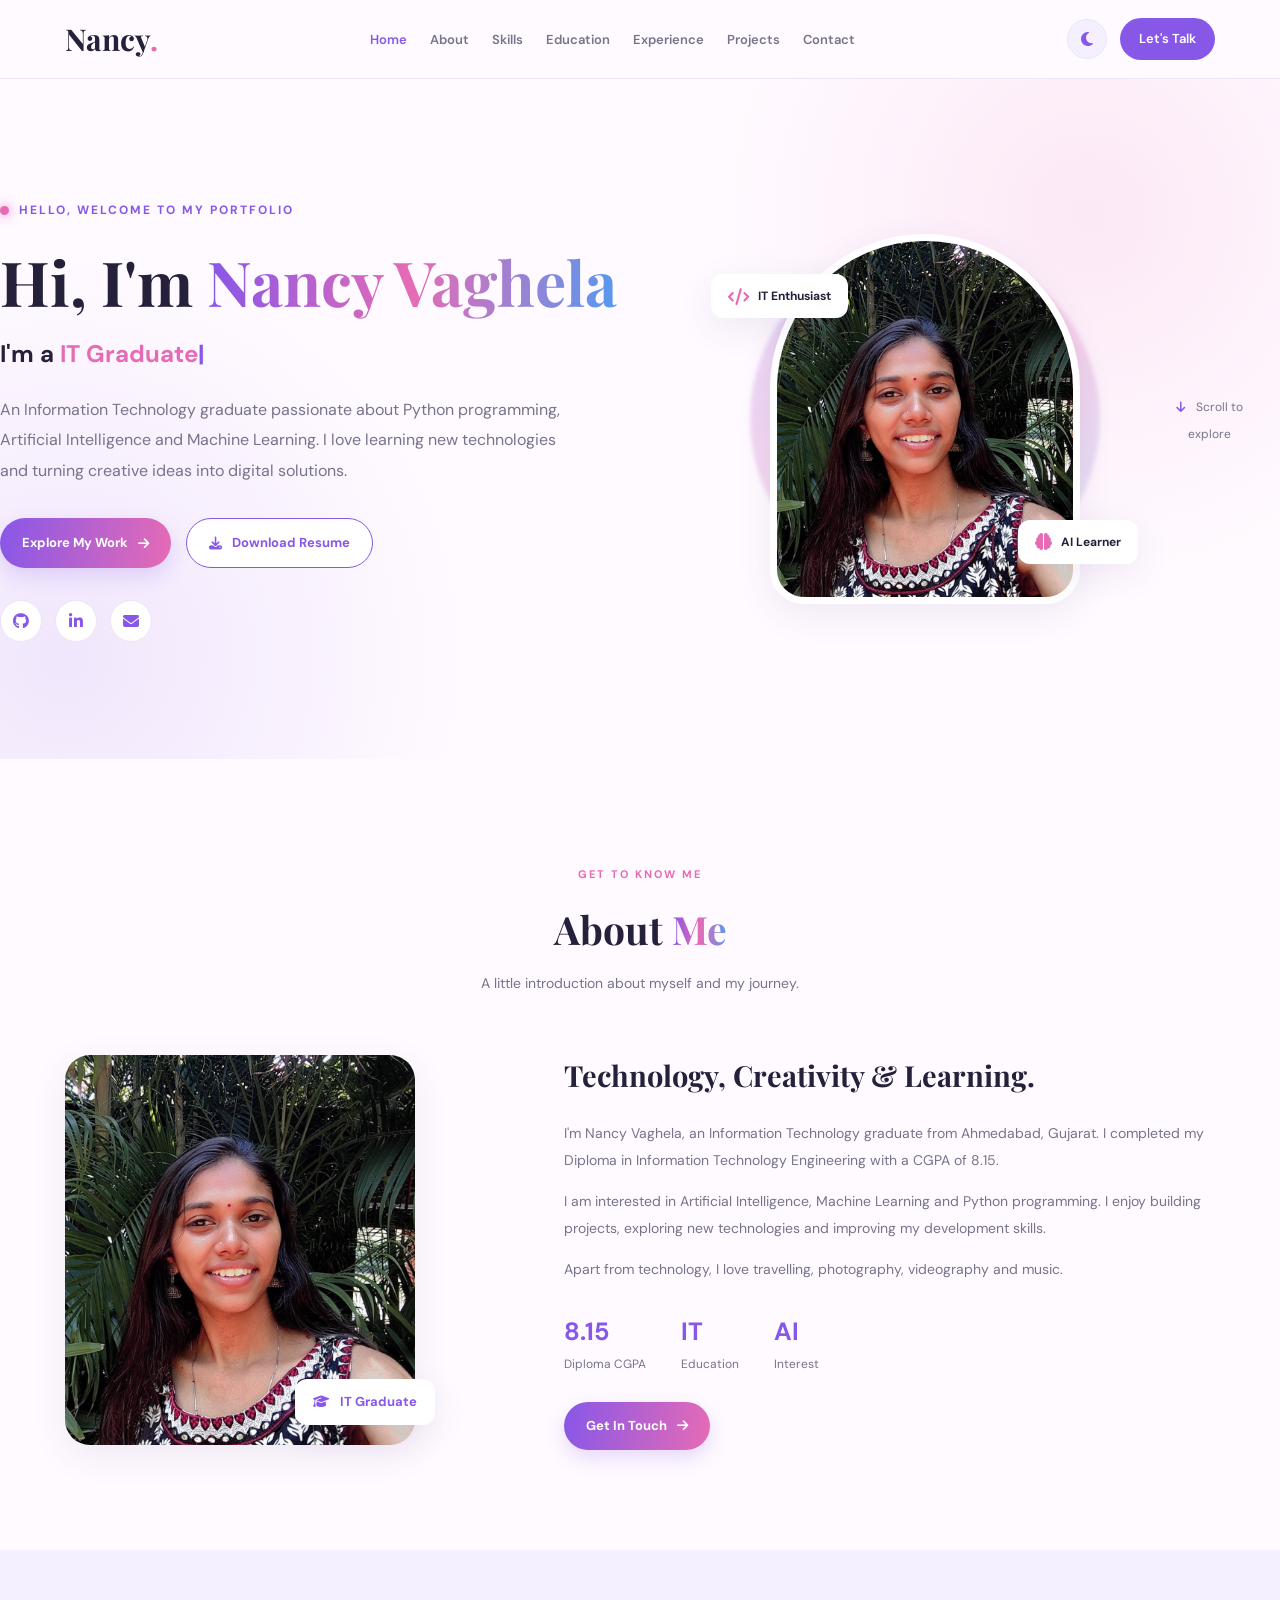
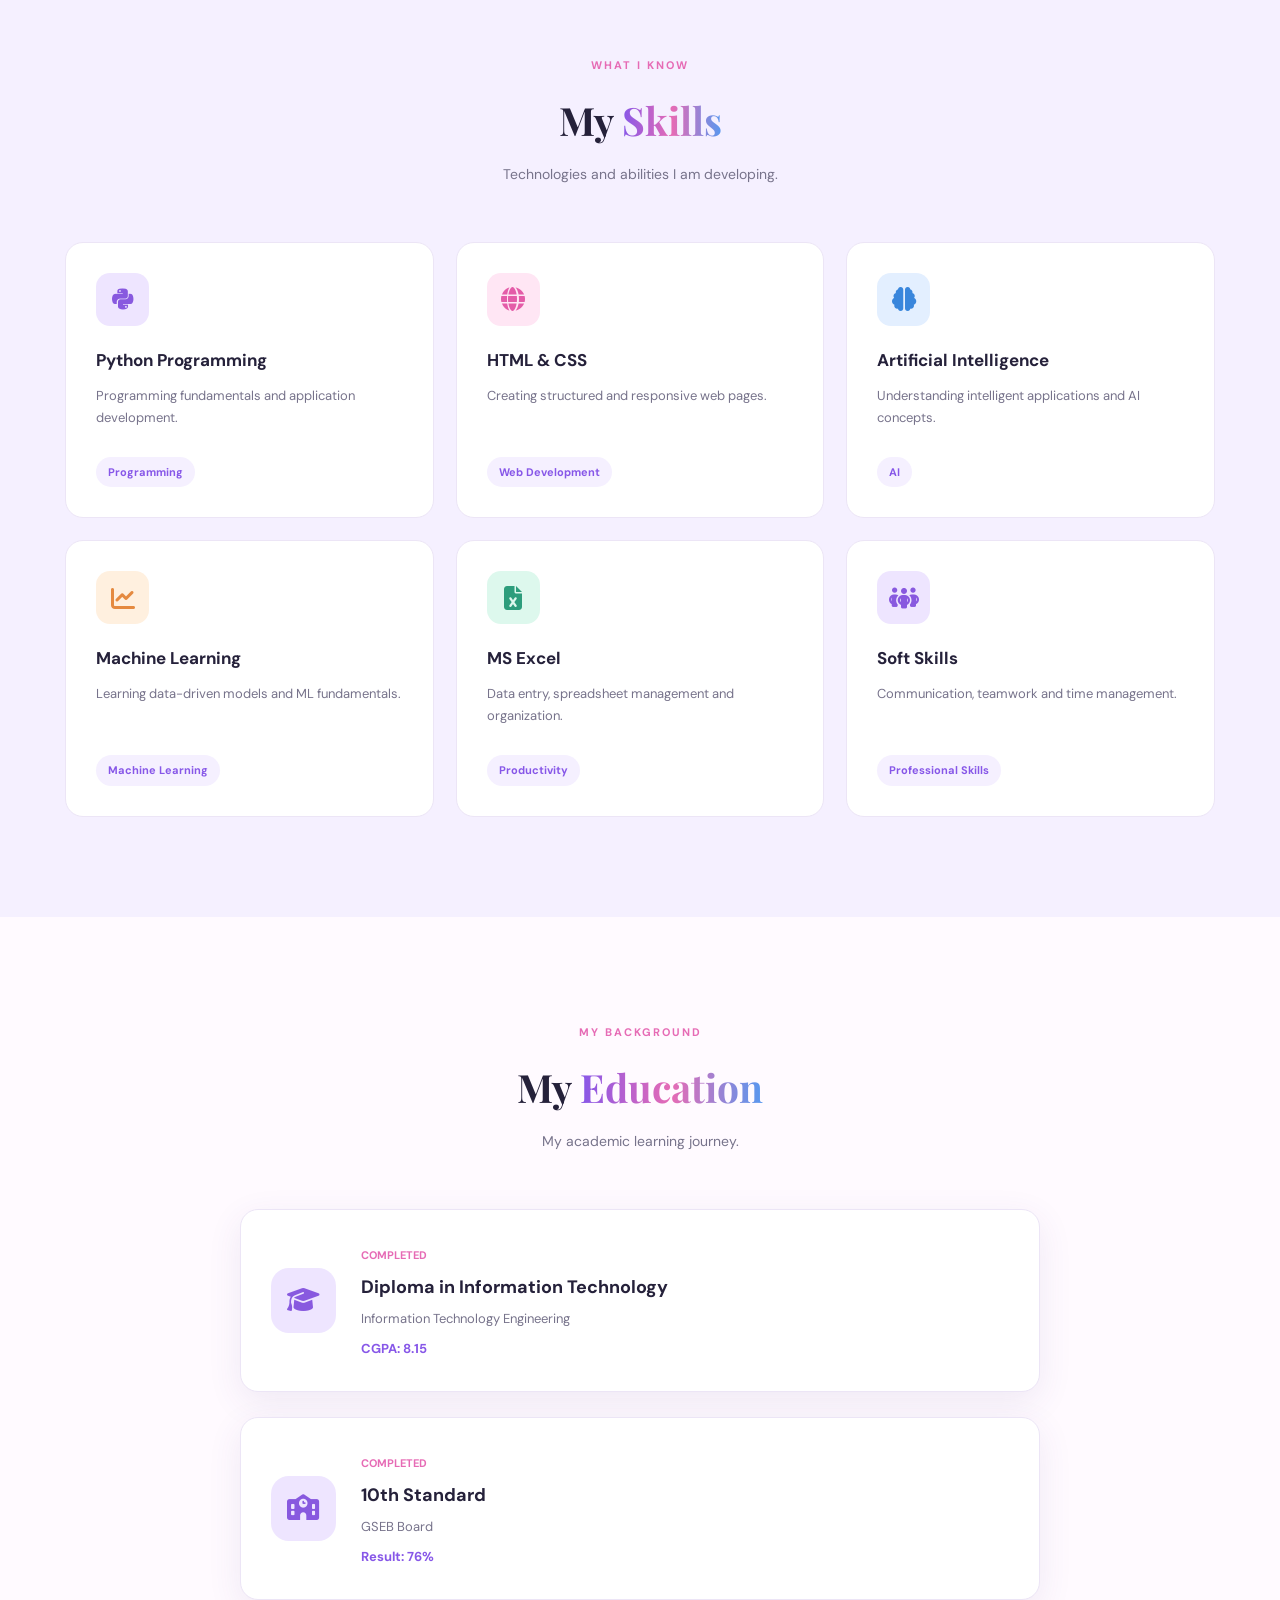
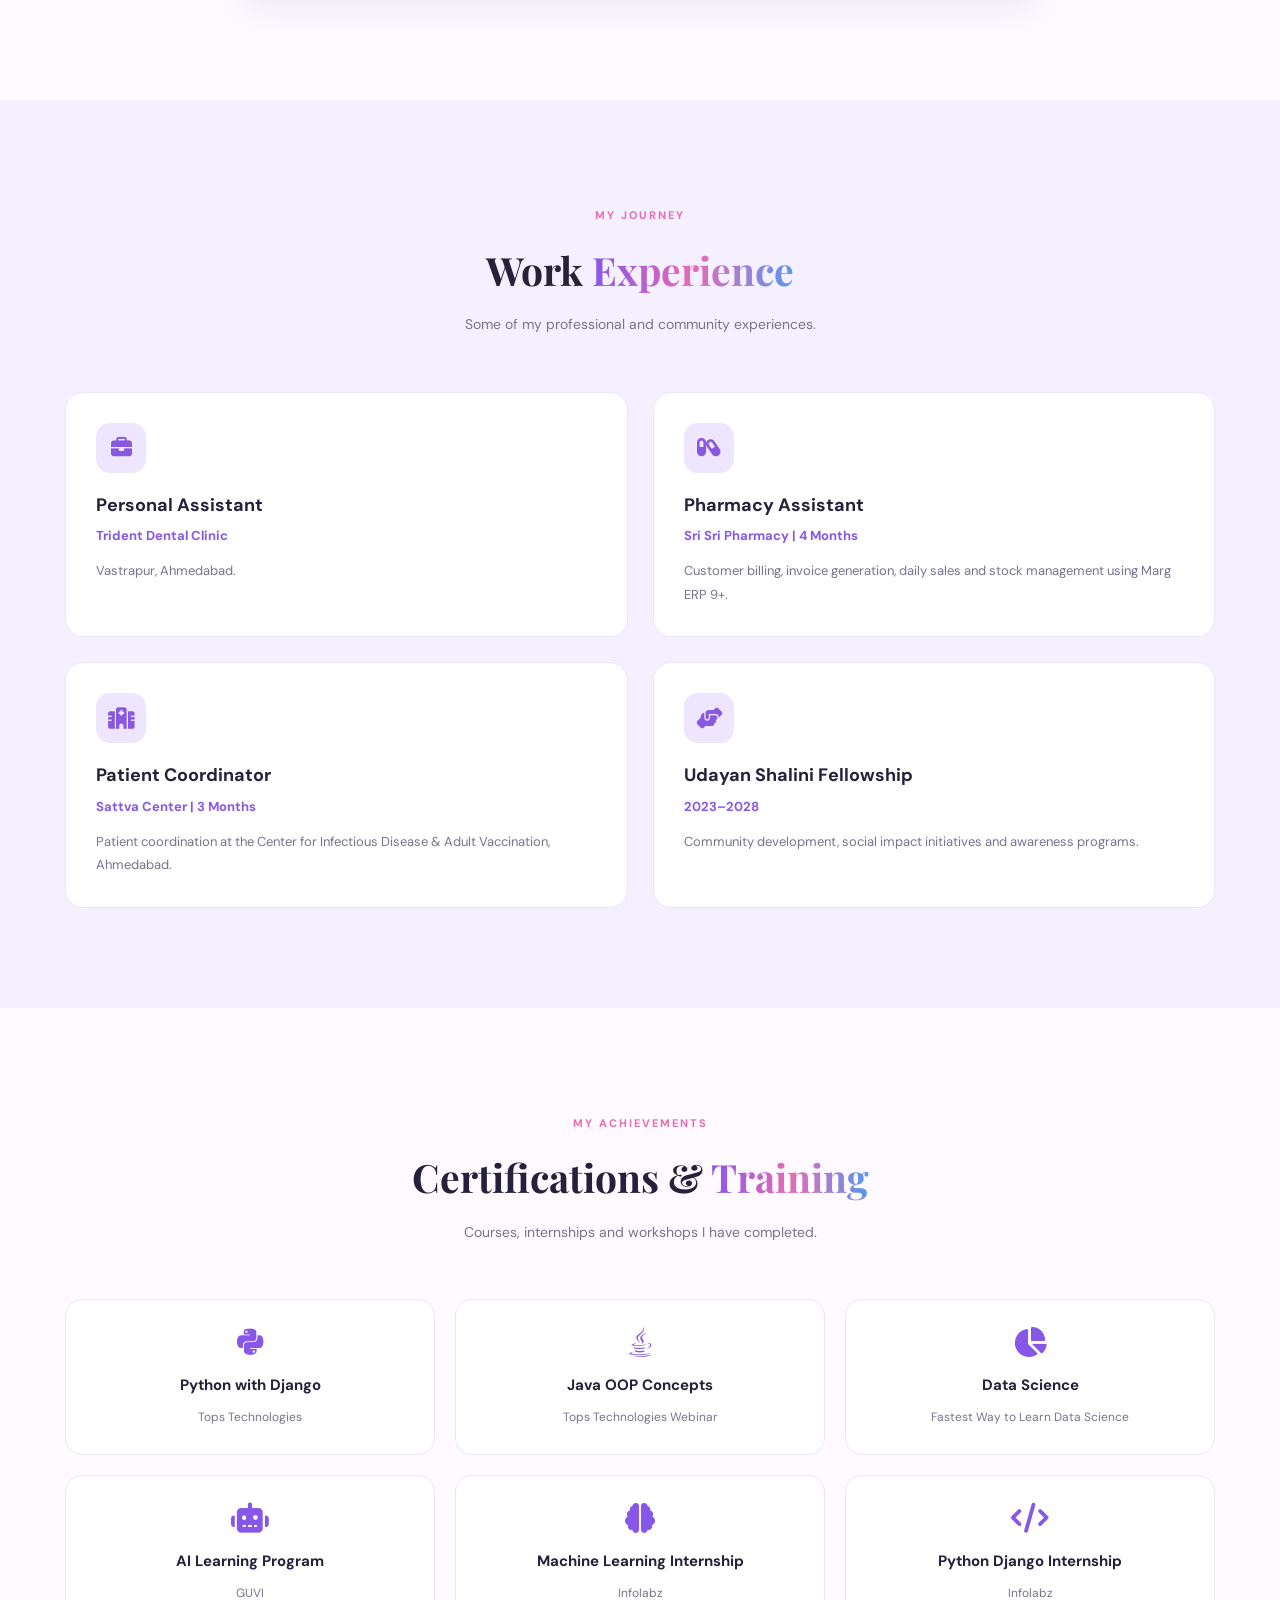
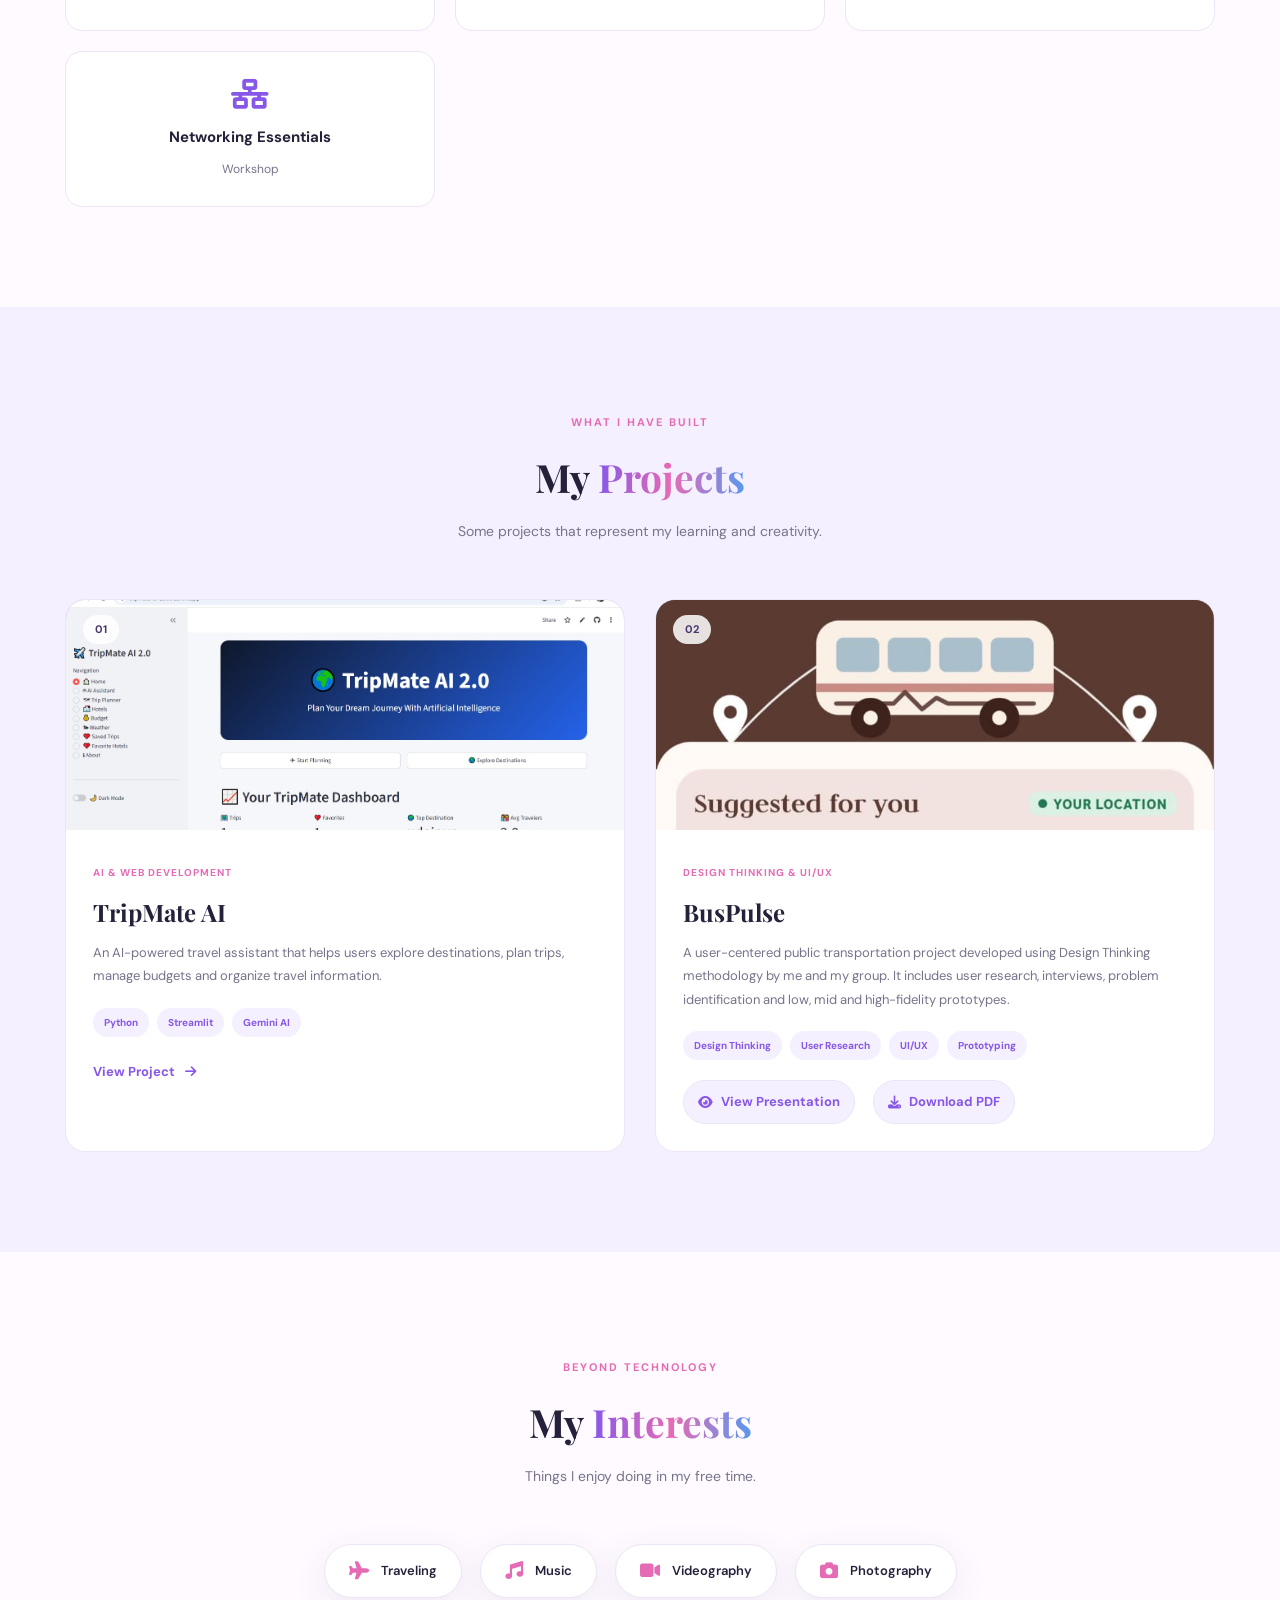
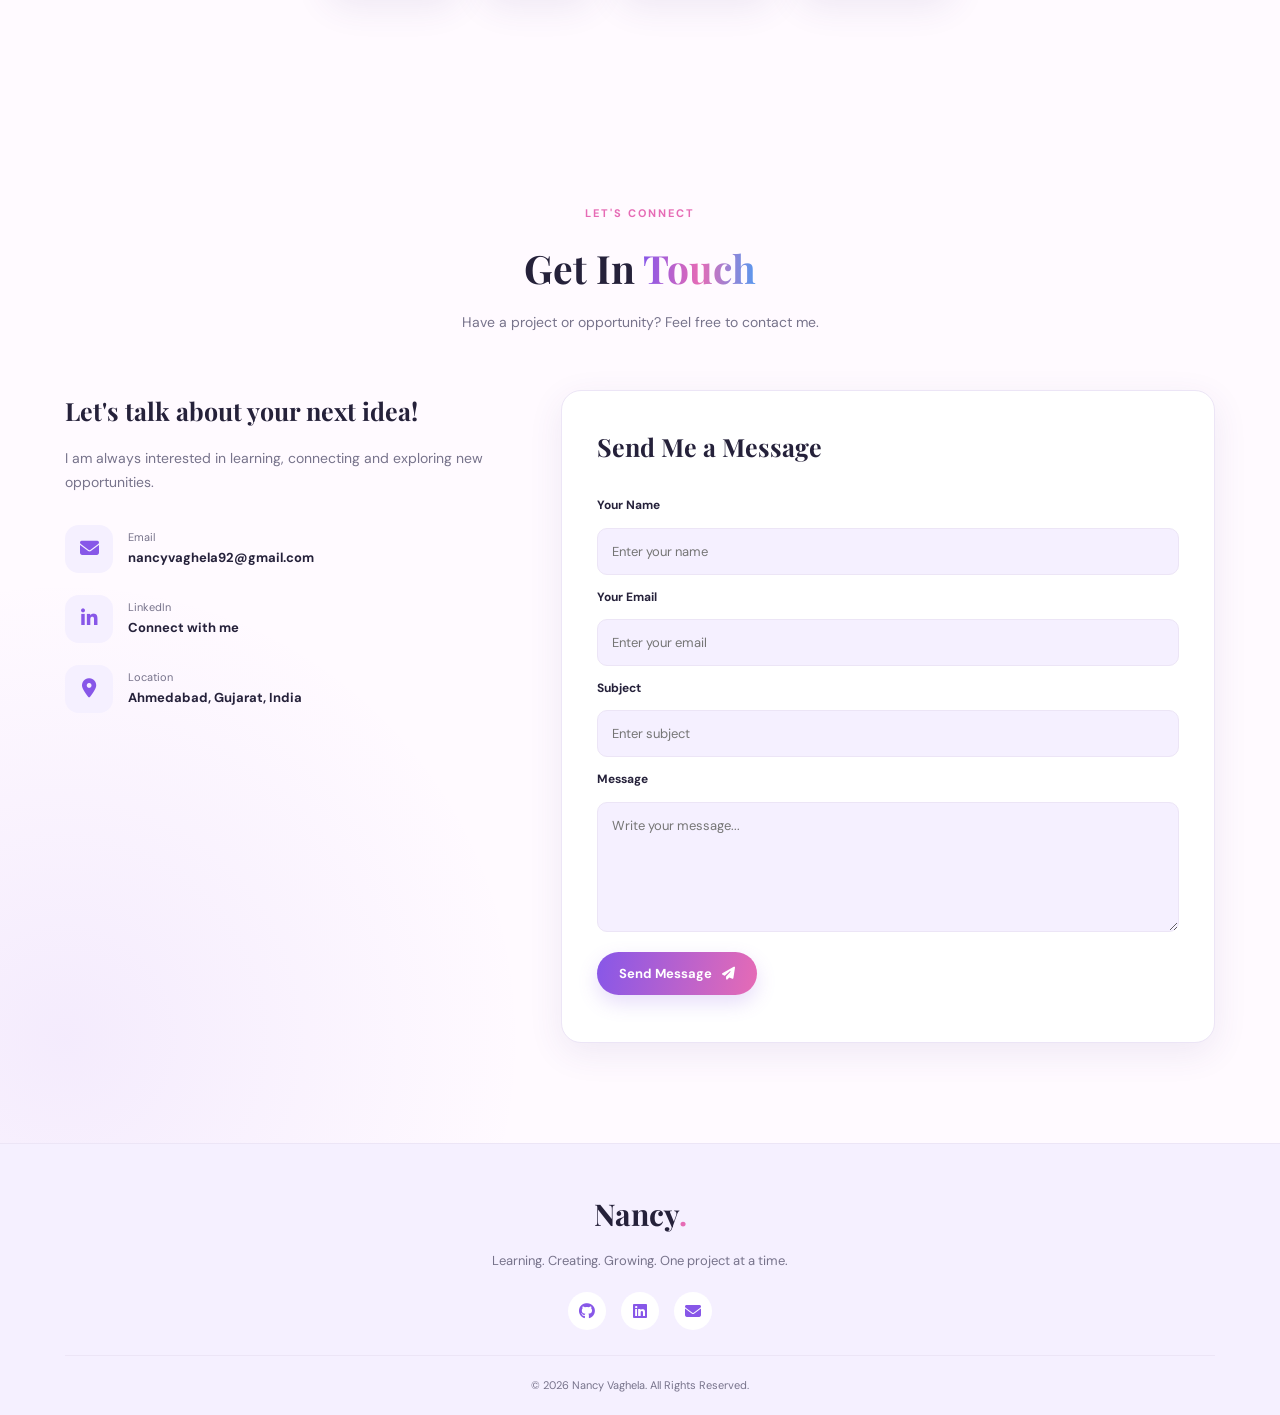
<file: index.html>
<!DOCTYPE html>
<html lang="en">
<head>
    <meta charset="UTF-8">
    <meta name="viewport" content="width=device-width, initial-scale=1.0">

    <title>Nancy Vaghela | IT Developer Portfolio</title>

    <meta name="description" content="Nancy Vaghela's personal portfolio showcasing IT skills, projects, education and experience.">

    <link rel="stylesheet" href="style.css">

    <link rel="preconnect" href="https://fonts.googleapis.com">
    <link rel="preconnect" href="https://fonts.gstatic.com" crossorigin>

    <link href="https://fonts.googleapis.com/css2?family=DM+Sans:wght@400;500;600;700&family=Playfair+Display:wght@600;700&display=swap" rel="stylesheet">

    <link rel="stylesheet"
    href="https://cdnjs.cloudflare.com/ajax/libs/font-awesome/6.5.2/css/all.min.css">
</head>

<body>

<!-- NAVIGATION -->

<header class="header">
    <nav class="navbar container">

        <a href="#home" class="logo">Nancy<span>.</span></a>

        <ul class="nav-links" id="navLinks">
            <li><a href="#home" class="nav-link active">Home</a></li>
            <li><a href="#about" class="nav-link">About</a></li>
            <li><a href="#skills" class="nav-link">Skills</a></li>
            <li><a href="#education" class="nav-link">Education</a></li>
            <li><a href="#experience" class="nav-link">Experience</a></li>
            <li><a href="#projects" class="nav-link">Projects</a></li>
            <li><a href="#contact" class="nav-link">Contact</a></li>
        </ul>

        <div class="nav-actions">

            <button id="themeToggle" class="theme-btn"
            aria-label="Switch color theme">
                <i class="fa-solid fa-moon"></i>
            </button>

            <a href="#contact" class="nav-contact">Let's Talk</a>

            <button class="menu-btn" id="menuBtn"
            aria-label="Open navigation menu"
            aria-expanded="false">
                <i class="fa-solid fa-bars"></i>
            </button>

        </div>

    </nav>
</header>


<main>

<!-- HOME SECTION -->

<section class="home section-padding" id="home">

    <div class="container home-container">

        <div class="home-content reveal">

            <span class="small-heading">
                <span class="dot"></span>
                HELLO, WELCOME TO MY PORTFOLIO
            </span>

            <h1>
                Hi, I'm <span class="gradient-text">Nancy Vaghela</span>
            </h1>

            <h2>
                I'm a <span id="typing"></span><span class="cursor">|</span>
            </h2>

            <p>
                An Information Technology graduate passionate about
                Python programming, Artificial Intelligence and
                Machine Learning. I love learning new technologies
                and turning creative ideas into digital solutions.
            </p>

            <div class="home-buttons">

                <a href="#projects" class="btn primary-btn">
                    Explore My Work
                    <i class="fa-solid fa-arrow-right"></i>
                </a>

                <a href="nancy_resume.pdf"
                   class="btn secondary-btn"
                   download>
                    <i class="fa-solid fa-download"></i>
                    Download Resume
                </a>

            </div>

            <div class="social-links">

                <a href="https://github.com/nancyvaghela92-design"
                   target="_blank"
                   rel="noopener noreferrer"
                   aria-label="GitHub">
                    <i class="fa-brands fa-github"></i>
                </a>

                <a href="https://www.linkedin.com/in/vaghela-nancy0206/"
                   target="_blank"
                   rel="noopener noreferrer"
                   aria-label="LinkedIn">
                    <i class="fa-brands fa-linkedin-in"></i>
                </a>

                <a href="mailto:nancyvaghela92@gmail.com"
                   aria-label="Email">
                    <i class="fa-solid fa-envelope"></i>
                </a>

            </div>

        </div>


        <div class="home-image reveal">

            <div class="image-decoration"></div>

            <img src="images/profile.jpg"
                 alt="Nancy Vaghela"
                 class="profile-photo">

            <div class="floating-card card-one">
                <i class="fa-solid fa-code"></i>
                <span>IT Enthusiast</span>
            </div>

            <div class="floating-card card-two">
                <i class="fa-solid fa-brain"></i>
                <span>AI Learner</span>
            </div>

        </div>

    </div>

    <div class="scroll-down">
        <a href="#about">
            <i class="fa-solid fa-arrow-down"></i>
            Scroll to explore
        </a>
    </div>

</section>


<!-- ABOUT SECTION -->

<section class="about section-padding" id="about">

    <div class="container">

        <div class="section-heading reveal">
            <span class="section-label">GET TO KNOW ME</span>
            <h2>About <span class="gradient-text">Me</span></h2>
            <p>A little introduction about myself and my journey.</p>
        </div>

        <div class="about-grid">

            <div class="about-image reveal">
                <img src="images/profile.jpg"
                     alt="Nancy's profile">
                <div class="about-image-tag">
                    <i class="fa-solid fa-graduation-cap"></i>
                    IT Graduate
                </div>
            </div>

            <div class="about-text reveal">

                <h3>Technology, Creativity & Learning.</h3>

                <p>
                    I'm Nancy Vaghela, an Information Technology
                    graduate from Ahmedabad, Gujarat. I completed
                    my Diploma in Information Technology Engineering
                    with a CGPA of 8.15.
                </p>

                <p>
                    I am interested in Artificial Intelligence,
                    Machine Learning and Python programming.
                    I enjoy building projects, exploring new
                    technologies and improving my development skills.
                </p>

                <p>
                    Apart from technology, I love travelling,
                    photography, videography and music.
                </p>

                <div class="about-facts">

                    <div>
                        <strong>8.15</strong>
                        <span>Diploma CGPA</span>
                    </div>

                    <div>
                        <strong>IT</strong>
                        <span>Education</span>
                    </div>

                    <div>
                        <strong>AI</strong>
                        <span>Interest</span>
                    </div>

                </div>

                <a href="#contact" class="btn primary-btn">
                    Get In Touch
                    <i class="fa-solid fa-arrow-right"></i>
                </a>

            </div>

        </div>

    </div>

</section>


<!-- SKILLS SECTION -->

<section class="skills section-padding" id="skills">

    <div class="container">

        <div class="section-heading reveal">
            <span class="section-label">WHAT I KNOW</span>
            <h2>My <span class="gradient-text">Skills</span></h2>
            <p>Technologies and abilities I am developing.</p>
        </div>

        <div class="skills-grid">

            <div class="skill-card reveal">
                <div class="skill-icon purple">
                    <i class="fa-brands fa-python"></i>
                </div>
                <h3>Python Programming</h3>
                <p>Programming fundamentals and application development.</p>
                <span class="skill-tag">Programming</span>
            </div>

            <div class="skill-card reveal">
                <div class="skill-icon pink">
                    <i class="fa-solid fa-globe"></i>
                </div>
                <h3>HTML & CSS</h3>
                <p>Creating structured and responsive web pages.</p>
                <span class="skill-tag">Web Development</span>
            </div>

            <div class="skill-card reveal">
                <div class="skill-icon blue">
                    <i class="fa-solid fa-brain"></i>
                </div>
                <h3>Artificial Intelligence</h3>
                <p>Understanding intelligent applications and AI concepts.</p>
                <span class="skill-tag">AI</span>
            </div>

            <div class="skill-card reveal">
                <div class="skill-icon orange">
                    <i class="fa-solid fa-chart-line"></i>
                </div>
                <h3>Machine Learning</h3>
                <p>Learning data-driven models and ML fundamentals.</p>
                <span class="skill-tag">Machine Learning</span>
            </div>

            <div class="skill-card reveal">
                <div class="skill-icon green">
                    <i class="fa-solid fa-file-excel"></i>
                </div>
                <h3>MS Excel</h3>
                <p>Data entry, spreadsheet management and organization.</p>
                <span class="skill-tag">Productivity</span>
            </div>

            <div class="skill-card reveal">
                <div class="skill-icon purple">
                    <i class="fa-solid fa-people-group"></i>
                </div>
                <h3>Soft Skills</h3>
                <p>Communication, teamwork and time management.</p>
                <span class="skill-tag">Professional Skills</span>
            </div>

        </div>

    </div>

</section>


<!-- EDUCATION SECTION -->

<section class="education section-padding" id="education">

    <div class="container">

        <div class="section-heading reveal">
            <span class="section-label">MY BACKGROUND</span>
            <h2>My <span class="gradient-text">Education</span></h2>
            <p>My academic learning journey.</p>
        </div>

        <div class="education-container">

            <div class="education-card reveal">
                <div class="education-icon">
                    <i class="fa-solid fa-graduation-cap"></i>
                </div>

                <div>
                    <span class="education-date">Completed</span>
                    <h3>Diploma in Information Technology</h3>
                    <p>Information Technology Engineering</p>
                    <strong>CGPA: 8.15</strong>
                </div>
            </div>

            <div class="education-card reveal">
                <div class="education-icon pink">
                    <i class="fa-solid fa-school"></i>
                </div>

                <div>
                    <span class="education-date">Completed</span>
                    <h3>10th Standard</h3>
                    <p>GSEB Board</p>
                    <strong>Result: 76%</strong>
                </div>
            </div>

        </div>

    </div>

</section>


<!-- EXPERIENCE SECTION -->

<section class="experience section-padding" id="experience">

    <div class="container">

        <div class="section-heading reveal">
            <span class="section-label">MY JOURNEY</span>
            <h2>Work <span class="gradient-text">Experience</span></h2>
            <p>Some of my professional and community experiences.</p>
        </div>

        <div class="experience-grid">

            <div class="experience-card reveal">
                <span class="experience-icon">
                    <i class="fa-solid fa-briefcase"></i>
                </span>
                <h3>Personal Assistant</h3>
                <h4>Trident Dental Clinic</h4>
                <p>Vastrapur, Ahmedabad.</p>
            </div>

            <div class="experience-card reveal">
                <span class="experience-icon pink">
                    <i class="fa-solid fa-capsules"></i>
                </span>
                <h3>Pharmacy Assistant</h3>
                <h4>Sri Sri Pharmacy | 4 Months</h4>
                <p>
                    Customer billing, invoice generation,
                    daily sales and stock management using Marg ERP 9+.
                </p>
            </div>

            <div class="experience-card reveal">
                <span class="experience-icon blue">
                    <i class="fa-solid fa-hospital"></i>
                </span>
                <h3>Patient Coordinator</h3>
                <h4>Sattva Center | 3 Months</h4>
                <p>
                    Patient coordination at the Center for
                    Infectious Disease & Adult Vaccination, Ahmedabad.
                </p>
            </div>

            <div class="experience-card reveal">
                <span class="experience-icon green">
                    <i class="fa-solid fa-handshake-angle"></i>
                </span>
                <h3>Udayan Shalini Fellowship</h3>
                <h4>2023–2028</h4>
                <p>
                    Community development, social impact
                    initiatives and awareness programs.
                </p>
            </div>

        </div>

    </div>

</section>


<!-- CERTIFICATIONS SECTION -->

<section class="certifications section-padding" id="certifications">

    <div class="container">

        <div class="section-heading reveal">
            <span class="section-label">MY ACHIEVEMENTS</span>
            <h2>Certifications & <span class="gradient-text">Training</span></h2>
            <p>Courses, internships and workshops I have completed.</p>
        </div>

        <div class="certificate-grid">

            <div class="certificate-card reveal">
                <i class="fa-brands fa-python"></i>
                <h3>Python with Django</h3>
                <p>Tops Technologies</p>
            </div>

            <div class="certificate-card reveal">
                <i class="fa-brands fa-java"></i>
                <h3>Java OOP Concepts</h3>
                <p>Tops Technologies Webinar</p>
            </div>

            <div class="certificate-card reveal">
                <i class="fa-solid fa-chart-pie"></i>
                <h3>Data Science</h3>
                <p>Fastest Way to Learn Data Science</p>
            </div>

            <div class="certificate-card reveal">
                <i class="fa-solid fa-robot"></i>
                <h3>AI Learning Program</h3>
                <p>GUVI</p>
            </div>

            <div class="certificate-card reveal">
                <i class="fa-solid fa-brain"></i>
                <h3>Machine Learning Internship</h3>
                <p>Infolabz</p>
            </div>

            <div class="certificate-card reveal">
                <i class="fa-solid fa-code"></i>
                <h3>Python Django Internship</h3>
                <p>Infolabz</p>
            </div>

            <div class="certificate-card reveal">
                <i class="fa-solid fa-network-wired"></i>
                <h3>Networking Essentials</h3>
                <p>Workshop</p>
            </div>

        </div>

    </div>

</section>


<!-- PROJECT SECTION -->

<section class="projects section-padding" id="projects">

    <div class="container">

        <div class="section-heading reveal">
            <span class="section-label">WHAT I HAVE BUILT</span>
            <h2>My <span class="gradient-text">Projects</span></h2>
            <p>Some projects that represent my learning and creativity.</p>
        </div>

        <div class="project-grid">

            <!-- PROJECT 1 -->

            <article class="project-card reveal">

                <div class="project-image tripmate-image">
                    <img src="images/tripmate.png"
                         alt="TripMate AI project screenshot"
                         onerror="this.style.display='none'">

                    <span class="project-number">01</span>
                    <span class="project-emoji">✈️</span>
                </div>

                <div class="project-content">

                    <span class="project-category">AI & WEB DEVELOPMENT</span>

                    <h3>TripMate AI</h3>

                    <p>
                        An AI-powered travel assistant that helps
                        users explore destinations, plan trips,
                        manage budgets and organize travel information.
                    </p>

                    <div class="tech-stack">
                        <span>Python</span>
                        <span>Streamlit</span>
                        <span>Gemini AI</span>
                    </div>

                    <a href="https://github.com/nancyvaghela92-design/TripMate-AI-2.0"
                       target="_blank"
                       rel="noopener noreferrer"
                       class="project-link">
                        View Project <i class="fa-solid fa-arrow-right"></i>
                    </a>

                </div>

            </article>


            <!-- PROJECT 2 -->

            
<!-- BUSPULSE PROJECT -->

<article class="project-card reveal">

    <div class="project-image buspulse-image">

        <img src="images/buspulse.png"
             alt="BusPulse Design Thinking project"
             onerror="this.style.display='none'">

        <span class="project-number">02</span>
        <span class="project-emoji">🚌</span>

    </div>

    <div class="project-content">

        <span class="project-category">
            DESIGN THINKING & UI/UX
        </span>

        <h3>BusPulse</h3>

        <p>
            A user-centered public transportation project
            developed using Design Thinking methodology by me and my group.
            It includes user research, interviews,
            problem identification and low, mid and
            high-fidelity prototypes.
        </p>

        <div class="tech-stack">
            <span>Design Thinking</span>
            <span>User Research</span>
            <span>UI/UX</span>
            <span>Prototyping</span>
        </div>

        <div class="project-buttons">

            <a href="docs/buspulsedone.pdf"
               target="_blank"
               rel="noopener noreferrer"
               class="project-link">
                <i class="fa-solid fa-eye"></i>
                View Presentation
            </a>

            <a href="docs/buspulsedone.pdf"
               download
               class="project-link">
                <i class="fa-solid fa-download"></i>
                Download PDF
            </a>

        </div>

    </div>

</article>

        </div>

    </div>

</section>


<!-- INTERESTS SECTION -->

<section class="interests section-padding">

    <div class="container">

        <div class="section-heading reveal">
            <span class="section-label">BEYOND TECHNOLOGY</span>
            <h2>My <span class="gradient-text">Interests</span></h2>
            <p>Things I enjoy doing in my free time.</p>
        </div>

        <div class="interest-list reveal">

            <div><i class="fa-solid fa-plane"></i> Traveling</div>
            <div><i class="fa-solid fa-music"></i> Music</div>
            <div><i class="fa-solid fa-video"></i> Videography</div>
            <div><i class="fa-solid fa-camera"></i> Photography</div>

        </div>

    </div>

</section>


<!-- CONTACT SECTION -->

<section class="contact section-padding" id="contact">

    <div class="container">

        <div class="section-heading reveal">
            <span class="section-label">LET'S CONNECT</span>
            <h2>Get In <span class="gradient-text">Touch</span></h2>
            <p>Have a project or opportunity? Feel free to contact me.</p>
        </div>

        <div class="contact-grid">

            <div class="contact-info reveal">

                <h3>Let's talk about your next idea!</h3>

                <p>
                    I am always interested in learning,
                    connecting and exploring new opportunities.
                </p>

                <a href="mailto:nancyvaghela92@gmail.com"
                   class="contact-item">
                    <span><i class="fa-solid fa-envelope"></i></span>
                    <div>
                        <small>Email</small>
                        <strong>nancyvaghela92@gmail.com</strong>
                    </div>
                </a>

                <a href="https://www.linkedin.com/in/vaghela-nancy0206/"
                   target="_blank"
                   rel="noopener noreferrer"
                   class="contact-item">
                    <span><i class="fa-brands fa-linkedin-in"></i></span>
                    <div>
                        <small>LinkedIn</small>
                        <strong>Connect with me</strong>
                    </div>
                </a>

                <div class="contact-item">
                    <span><i class="fa-solid fa-location-dot"></i></span>
                    <div>
                        <small>Location</small>
                        <strong>Ahmedabad, Gujarat, India</strong>
                    </div>
                </div>

            </div>


            <form class="contact-form reveal" id="contactForm">

                <h3>Send Me a Message</h3>

                <label for="name">Your Name</label>
                <input type="text" id="name"
                       placeholder="Enter your name" required>

                <label for="email">Your Email</label>
                <input type="email" id="email"
                       placeholder="Enter your email" required>

                <label for="subject">Subject</label>
                <input type="text" id="subject"
                       placeholder="Enter subject" required>

                <label for="message">Message</label>
                <textarea id="message"
                          placeholder="Write your message..."
                          required></textarea>

                <button type="submit" class="btn primary-btn">
                    Send Message
                    <i class="fa-solid fa-paper-plane"></i>
                </button>

                <p id="formStatus" aria-live="polite"></p>

            </form>

        </div>

    </div>

</section>

</main>


<!-- FOOTER -->

<footer class="footer">

    <div class="container">

        <a href="#home" class="logo">Nancy<span>.</span></a>

        <p>Learning. Creating. Growing. One project at a time.</p>

        <div class="footer-socials">

            <a href="https://github.com/nancyvaghela92-design"
               target="_blank"
               rel="noopener noreferrer">
                <i class="fa-brands fa-github"></i>
            </a>

            <a href="https://www.linkedin.com/in/vaghela-nancy0206/"
               target="_blank"
               rel="noopener noreferrer">
                <i class="fa-brands fa-linkedin"></i>
            </a>

            <a href="mailto:nancyvaghela92@gmail.com">
                <i class="fa-solid fa-envelope"></i>
            </a>

        </div>

        <div class="footer-bottom">
            © <span id="year"></span> Nancy Vaghela. All Rights Reserved.
        </div>

    </div>

</footer>


<!-- BACK TO TOP BUTTON -->

<button id="backToTop" aria-label="Back to top">
    <i class="fa-solid fa-arrow-up"></i>
</button>


<script src="script.js"></script>

</body>
</html>
</file>
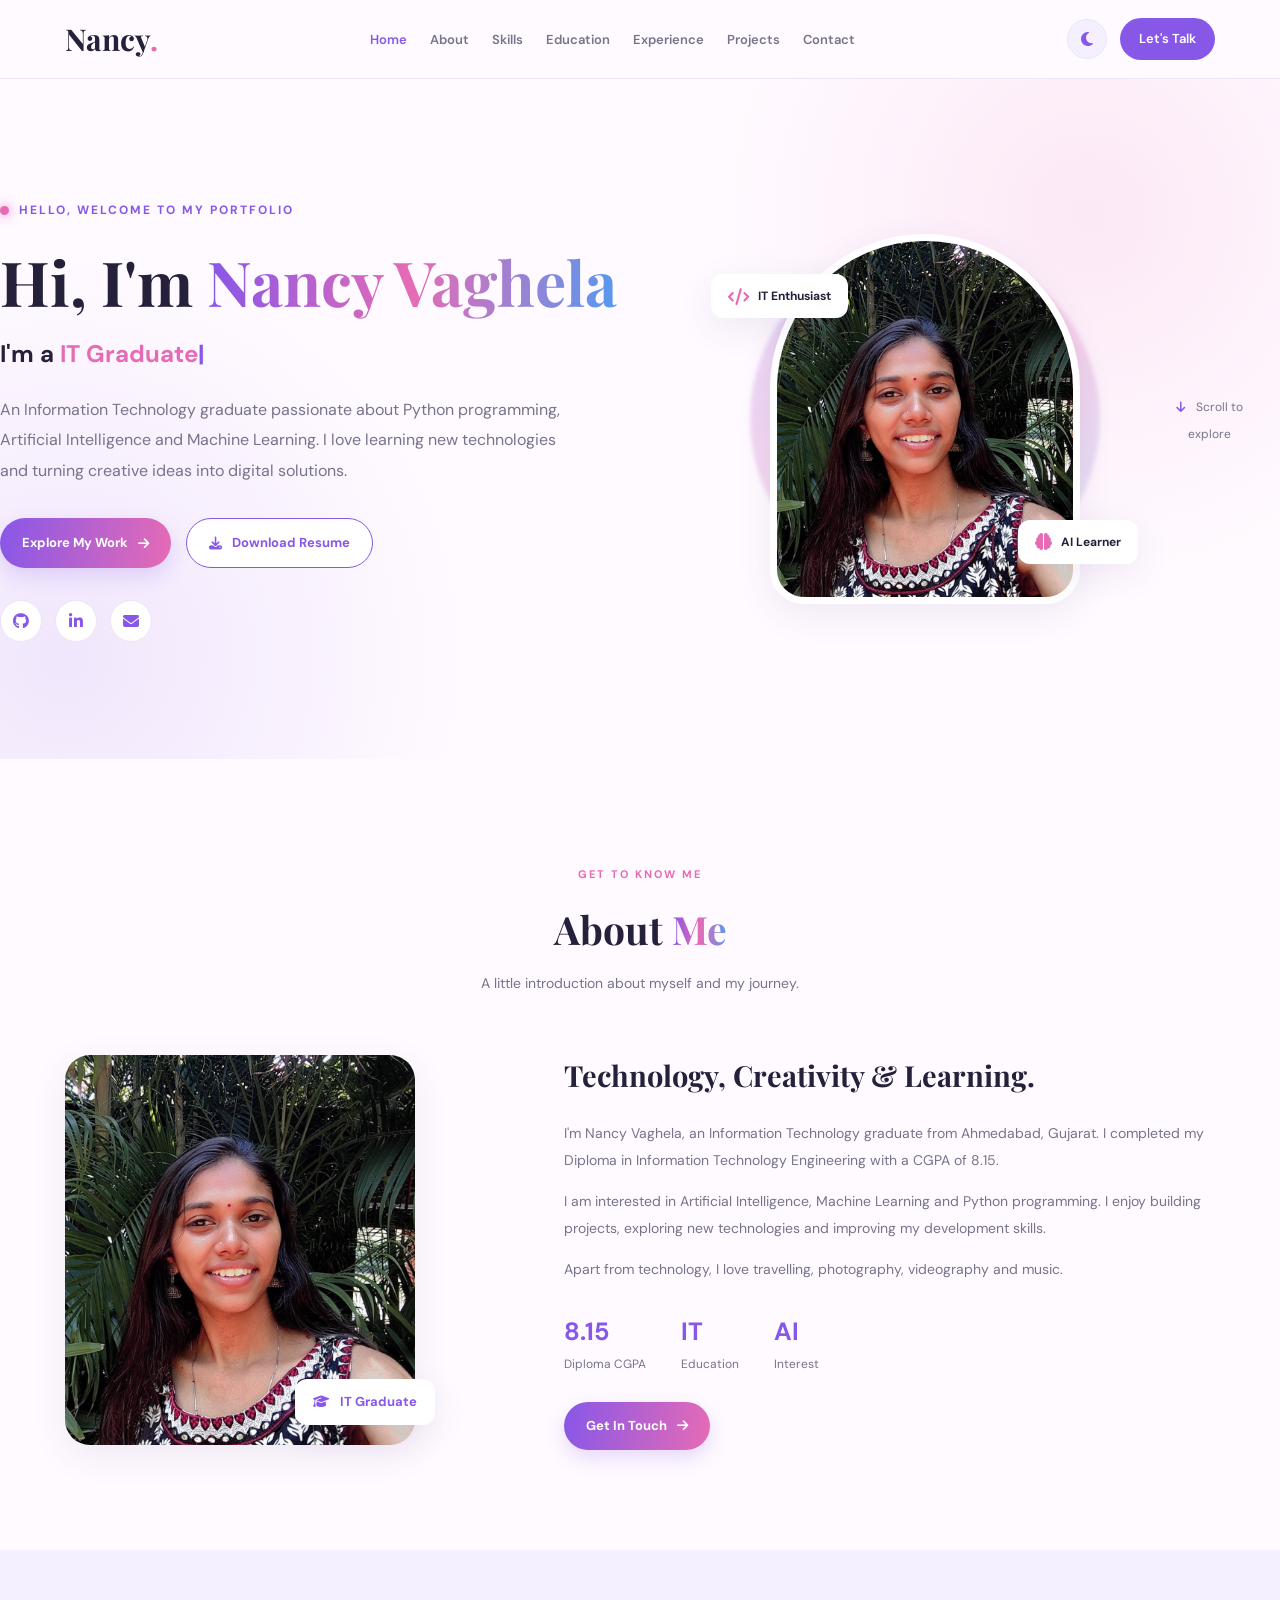
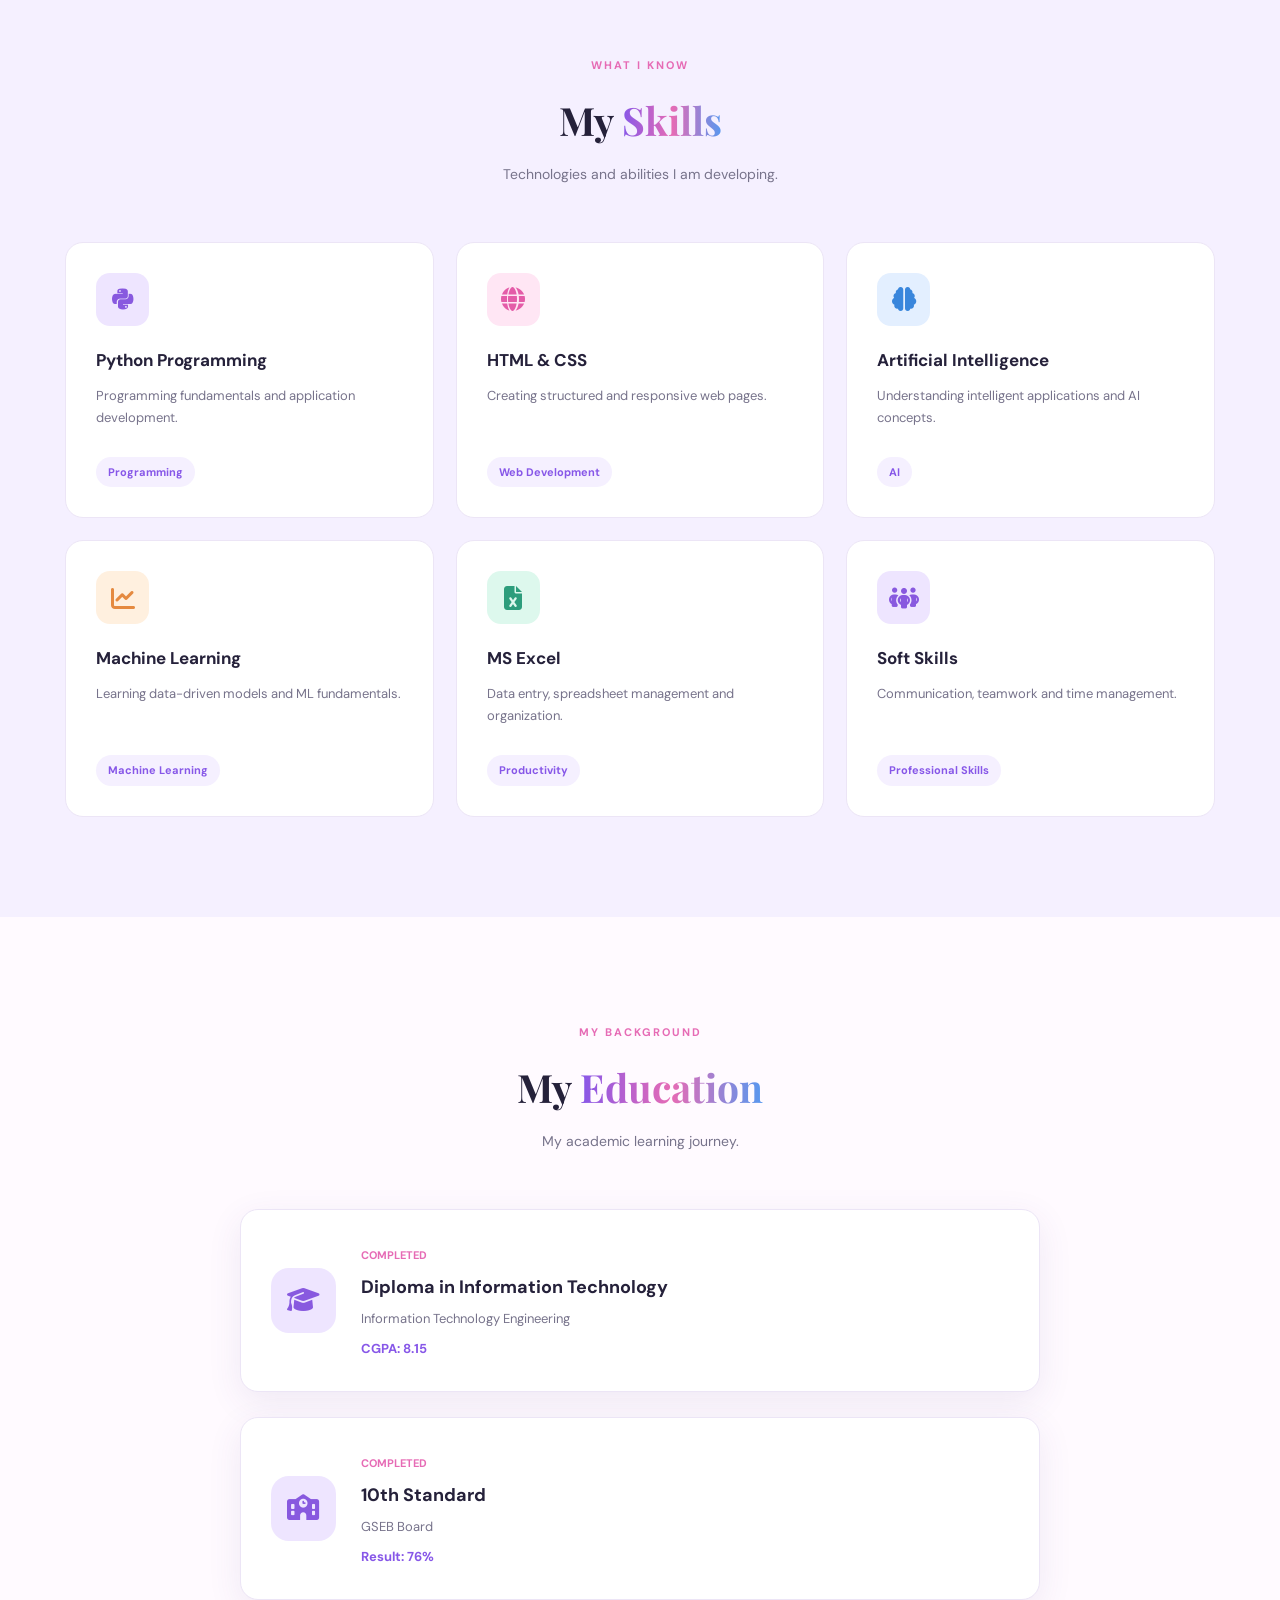
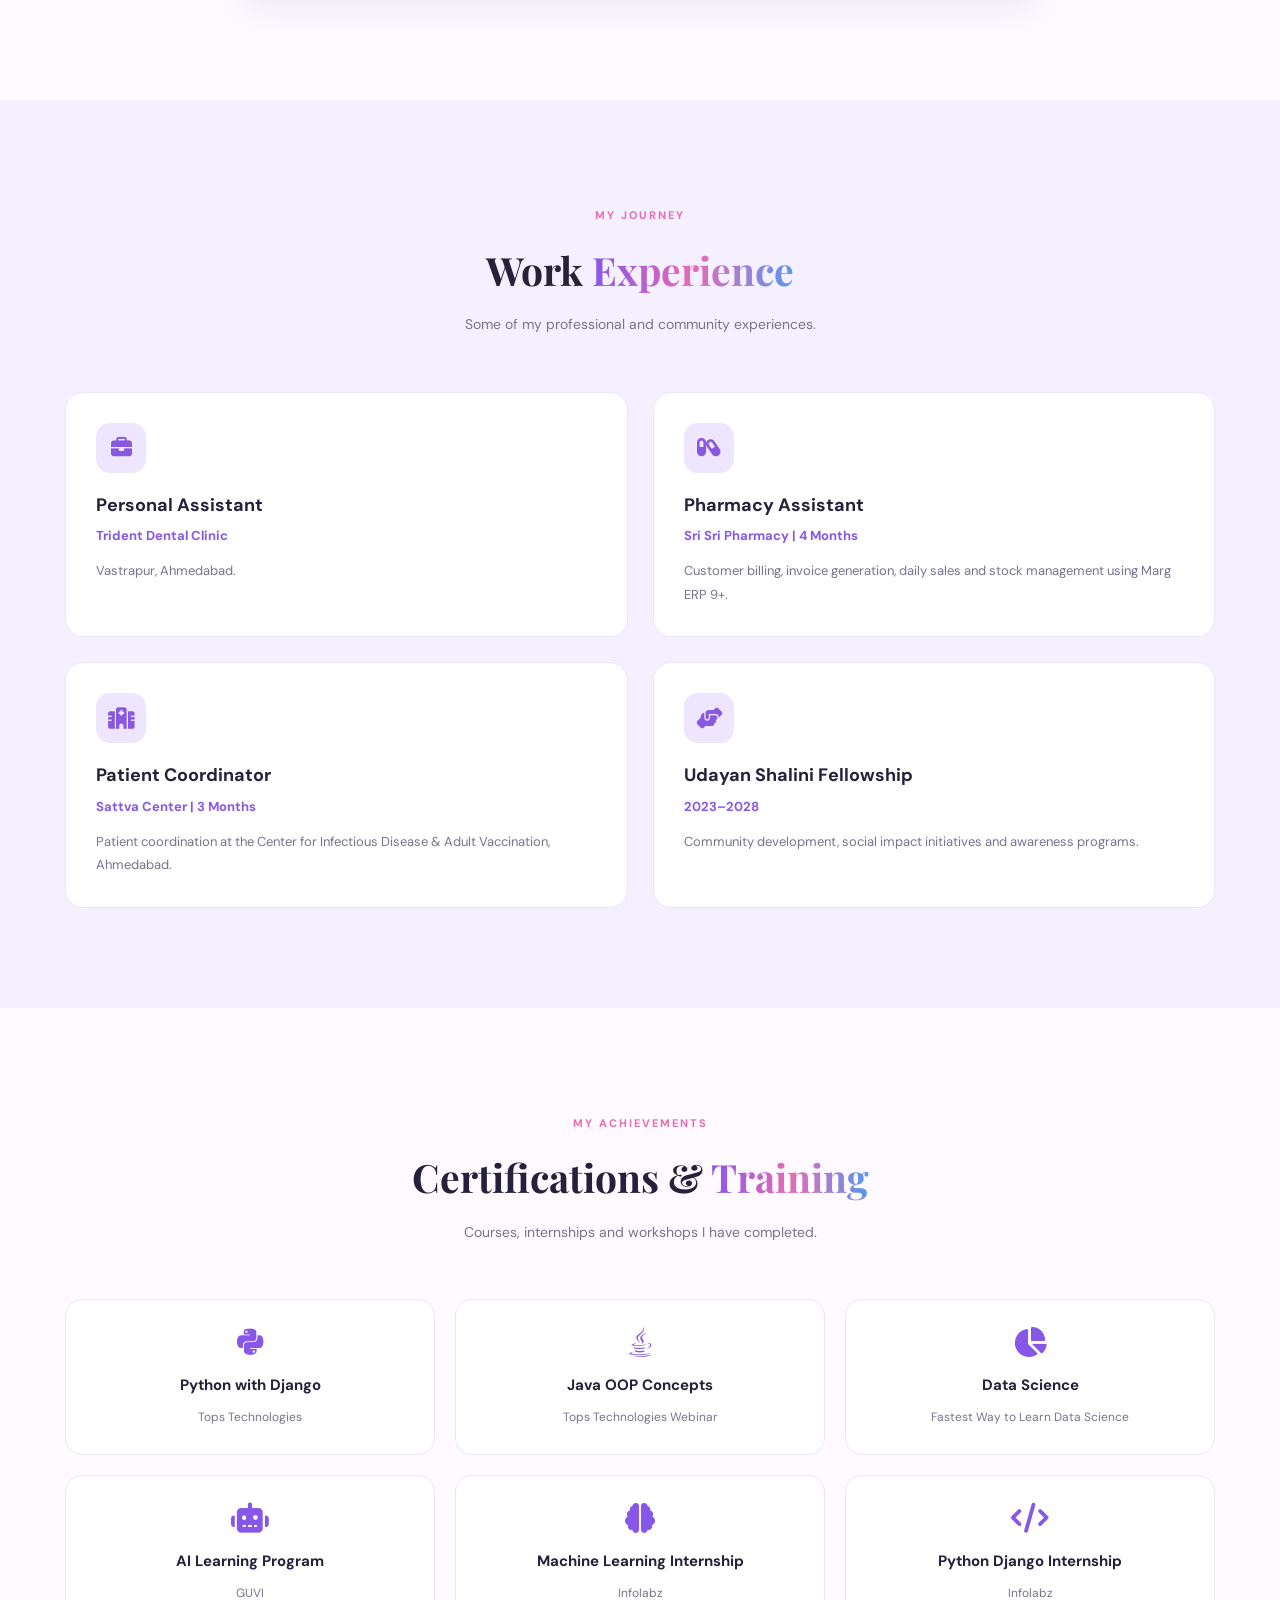
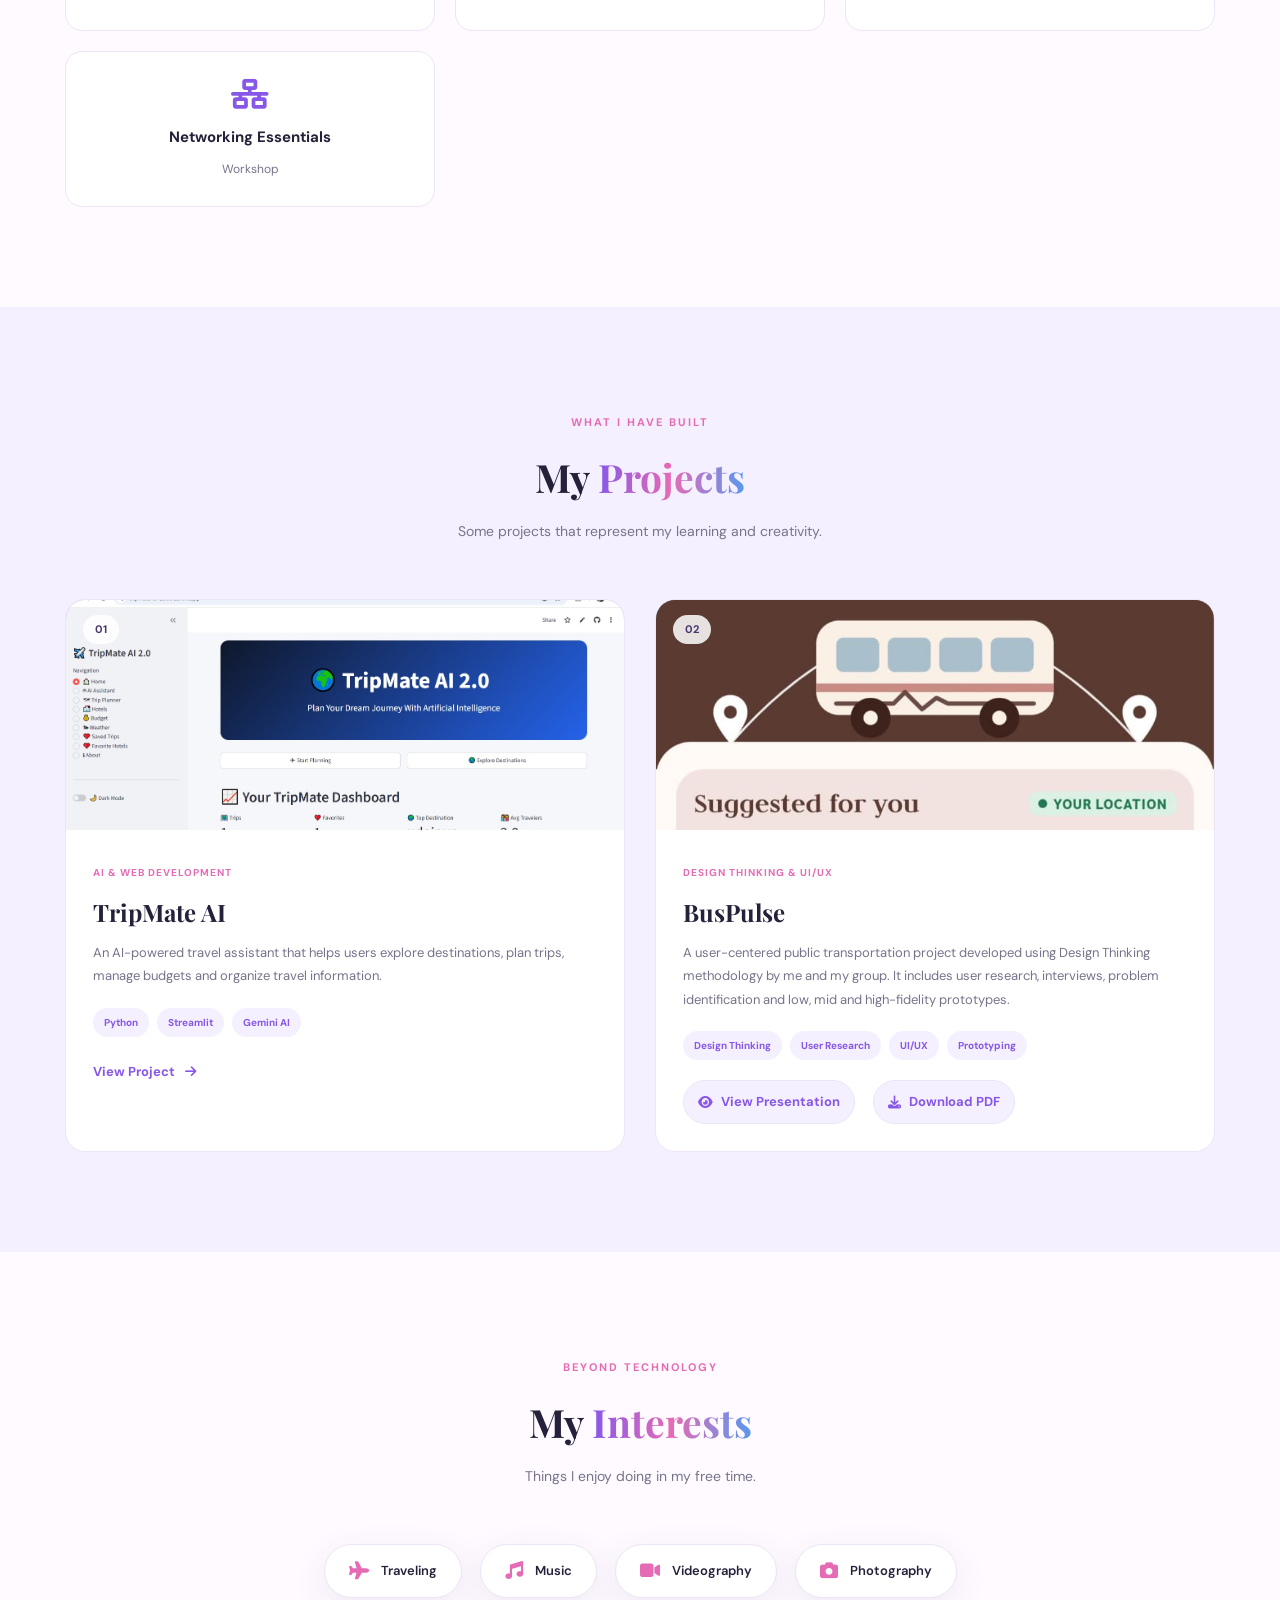
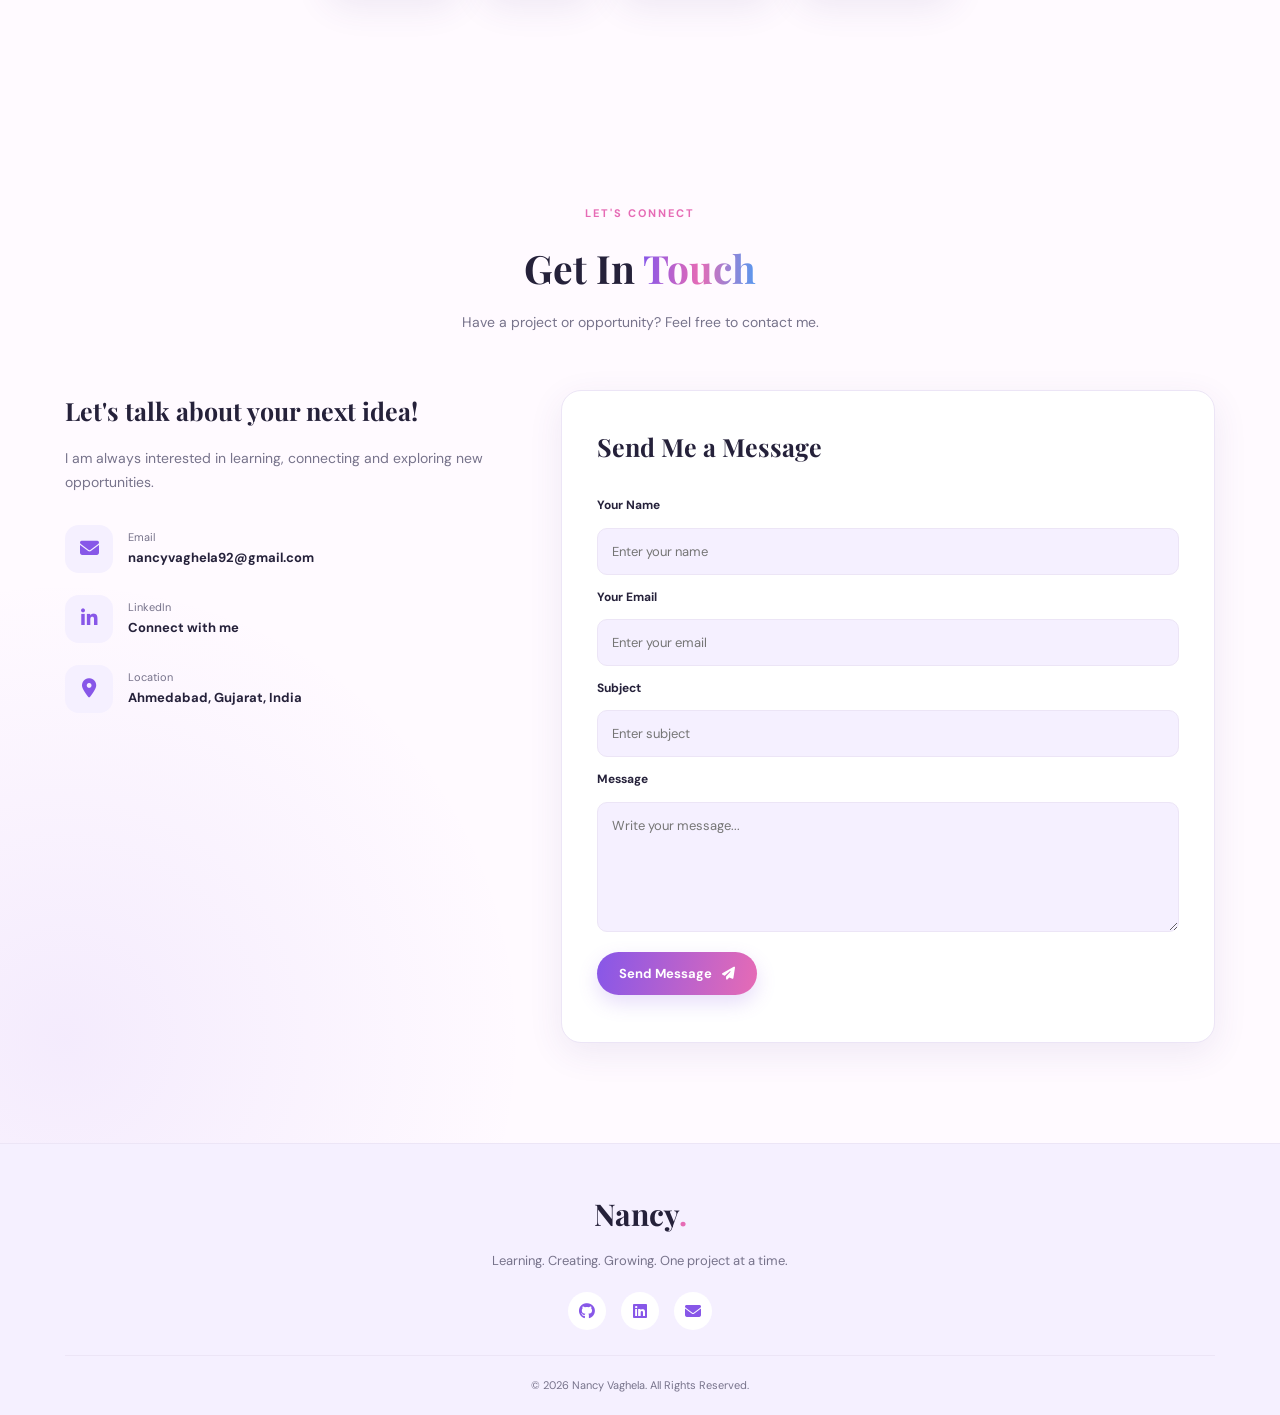
<file: resume.html>
<!DOCTYPE html>
<html lang="en">
<head>
    <meta charset="UTF-8">
    <meta name="viewport" content="width=device-width, initial-scale=1.0">

    <title>Nancy Vaghela | IT Developer Portfolio</title>

    <meta name="description" content="Nancy Vaghela's personal portfolio showcasing IT skills, projects, education and experience.">

    <link rel="stylesheet" href="style.css">

    <link rel="preconnect" href="https://fonts.googleapis.com">
    <link rel="preconnect" href="https://fonts.gstatic.com" crossorigin>

    <link href="https://fonts.googleapis.com/css2?family=DM+Sans:wght@400;500;600;700&family=Playfair+Display:wght@600;700&display=swap" rel="stylesheet">

    <link rel="stylesheet"
    href="https://cdnjs.cloudflare.com/ajax/libs/font-awesome/6.5.2/css/all.min.css">
</head>

<body>

<!-- NAVIGATION -->

<header class="header">
    <nav class="navbar container">

        <a href="#home" class="logo">Nancy<span>.</span></a>

        <ul class="nav-links" id="navLinks">
            <li><a href="#home" class="nav-link active">Home</a></li>
            <li><a href="#about" class="nav-link">About</a></li>
            <li><a href="#skills" class="nav-link">Skills</a></li>
            <li><a href="#education" class="nav-link">Education</a></li>
            <li><a href="#experience" class="nav-link">Experience</a></li>
            <li><a href="#projects" class="nav-link">Projects</a></li>
            <li><a href="#contact" class="nav-link">Contact</a></li>
        </ul>

        <div class="nav-actions">

            <button id="themeToggle" class="theme-btn"
            aria-label="Switch color theme">
                <i class="fa-solid fa-moon"></i>
            </button>

            <a href="#contact" class="nav-contact">Let's Talk</a>

            <button class="menu-btn" id="menuBtn"
            aria-label="Open navigation menu"
            aria-expanded="false">
                <i class="fa-solid fa-bars"></i>
            </button>

        </div>

    </nav>
</header>


<main>

<!-- HOME SECTION -->

<section class="home section-padding" id="home">

    <div class="container home-container">

        <div class="home-content reveal">

            <span class="small-heading">
                <span class="dot"></span>
                HELLO, WELCOME TO MY PORTFOLIO
            </span>

            <h1>
                Hi, I'm <span class="gradient-text">Nancy Vaghela</span>
            </h1>

            <h2>
                I'm a <span id="typing"></span><span class="cursor">|</span>
            </h2>

            <p>
                An Information Technology graduate passionate about
                Python programming, Artificial Intelligence and
                Machine Learning. I love learning new technologies
                and turning creative ideas into digital solutions.
            </p>

            <div class="home-buttons">

                <a href="#projects" class="btn primary-btn">
                    Explore My Work
                    <i class="fa-solid fa-arrow-right"></i>
                </a>

                <a href="nancy_resume.pdf"
                   class="btn secondary-btn"
                   download>
                    <i class="fa-solid fa-download"></i>
                    Download Resume
                </a>

            </div>

            <div class="social-links">

                <a href="https://github.com/nancyvaghela92-design"
                   target="_blank"
                   rel="noopener noreferrer"
                   aria-label="GitHub">
                    <i class="fa-brands fa-github"></i>
                </a>

                <a href="https://www.linkedin.com/in/vaghela-nancy0206/"
                   target="_blank"
                   rel="noopener noreferrer"
                   aria-label="LinkedIn">
                    <i class="fa-brands fa-linkedin-in"></i>
                </a>

                <a href="mailto:nancyvaghela92@gmail.com"
                   aria-label="Email">
                    <i class="fa-solid fa-envelope"></i>
                </a>

            </div>

        </div>


        <div class="home-image reveal">

            <div class="image-decoration"></div>

            <img src="images/profile.jpg"
                 alt="Nancy Vaghela"
                 class="profile-photo">

            <div class="floating-card card-one">
                <i class="fa-solid fa-code"></i>
                <span>IT Enthusiast</span>
            </div>

            <div class="floating-card card-two">
                <i class="fa-solid fa-brain"></i>
                <span>AI Learner</span>
            </div>

        </div>

    </div>

    <div class="scroll-down">
        <a href="#about">
            <i class="fa-solid fa-arrow-down"></i>
            Scroll to explore
        </a>
    </div>

</section>


<!-- ABOUT SECTION -->

<section class="about section-padding" id="about">

    <div class="container">

        <div class="section-heading reveal">
            <span class="section-label">GET TO KNOW ME</span>
            <h2>About <span class="gradient-text">Me</span></h2>
            <p>A little introduction about myself and my journey.</p>
        </div>

        <div class="about-grid">

            <div class="about-image reveal">
                <img src="images/profile.jpg"
                     alt="Nancy's profile">
                <div class="about-image-tag">
                    <i class="fa-solid fa-graduation-cap"></i>
                    IT Graduate
                </div>
            </div>

            <div class="about-text reveal">

                <h3>Technology, Creativity & Learning.</h3>

                <p>
                    I'm Nancy Vaghela, an Information Technology
                    graduate from Ahmedabad, Gujarat. I completed
                    my Diploma in Information Technology Engineering
                    with a CGPA of 8.15.
                </p>

                <p>
                    I am interested in Artificial Intelligence,
                    Machine Learning and Python programming.
                    I enjoy building projects, exploring new
                    technologies and improving my development skills.
                </p>

                <p>
                    Apart from technology, I love travelling,
                    photography, videography and music.
                </p>

                <div class="about-facts">

                    <div>
                        <strong>8.15</strong>
                        <span>Diploma CGPA</span>
                    </div>

                    <div>
                        <strong>IT</strong>
                        <span>Education</span>
                    </div>

                    <div>
                        <strong>AI</strong>
                        <span>Interest</span>
                    </div>

                </div>

                <a href="#contact" class="btn primary-btn">
                    Get In Touch
                    <i class="fa-solid fa-arrow-right"></i>
                </a>

            </div>

        </div>

    </div>

</section>


<!-- SKILLS SECTION -->

<section class="skills section-padding" id="skills">

    <div class="container">

        <div class="section-heading reveal">
            <span class="section-label">WHAT I KNOW</span>
            <h2>My <span class="gradient-text">Skills</span></h2>
            <p>Technologies and abilities I am developing.</p>
        </div>

        <div class="skills-grid">

            <div class="skill-card reveal">
                <div class="skill-icon purple">
                    <i class="fa-brands fa-python"></i>
                </div>
                <h3>Python Programming</h3>
                <p>Programming fundamentals and application development.</p>
                <span class="skill-tag">Programming</span>
            </div>

            <div class="skill-card reveal">
                <div class="skill-icon pink">
                    <i class="fa-solid fa-globe"></i>
                </div>
                <h3>HTML & CSS</h3>
                <p>Creating structured and responsive web pages.</p>
                <span class="skill-tag">Web Development</span>
            </div>

            <div class="skill-card reveal">
                <div class="skill-icon blue">
                    <i class="fa-solid fa-brain"></i>
                </div>
                <h3>Artificial Intelligence</h3>
                <p>Understanding intelligent applications and AI concepts.</p>
                <span class="skill-tag">AI</span>
            </div>

            <div class="skill-card reveal">
                <div class="skill-icon orange">
                    <i class="fa-solid fa-chart-line"></i>
                </div>
                <h3>Machine Learning</h3>
                <p>Learning data-driven models and ML fundamentals.</p>
                <span class="skill-tag">Machine Learning</span>
            </div>

            <div class="skill-card reveal">
                <div class="skill-icon green">
                    <i class="fa-solid fa-file-excel"></i>
                </div>
                <h3>MS Excel</h3>
                <p>Data entry, spreadsheet management and organization.</p>
                <span class="skill-tag">Productivity</span>
            </div>

            <div class="skill-card reveal">
                <div class="skill-icon purple">
                    <i class="fa-solid fa-people-group"></i>
                </div>
                <h3>Soft Skills</h3>
                <p>Communication, teamwork and time management.</p>
                <span class="skill-tag">Professional Skills</span>
            </div>

        </div>

    </div>

</section>


<!-- EDUCATION SECTION -->

<section class="education section-padding" id="education">

    <div class="container">

        <div class="section-heading reveal">
            <span class="section-label">MY BACKGROUND</span>
            <h2>My <span class="gradient-text">Education</span></h2>
            <p>My academic learning journey.</p>
        </div>

        <div class="education-container">

            <div class="education-card reveal">
                <div class="education-icon">
                    <i class="fa-solid fa-graduation-cap"></i>
                </div>

                <div>
                    <span class="education-date">Completed</span>
                    <h3>Diploma in Information Technology</h3>
                    <p>Information Technology Engineering</p>
                    <strong>CGPA: 8.15</strong>
                </div>
            </div>

            <div class="education-card reveal">
                <div class="education-icon pink">
                    <i class="fa-solid fa-school"></i>
                </div>

                <div>
                    <span class="education-date">Completed</span>
                    <h3>10th Standard</h3>
                    <p>GSEB Board</p>
                    <strong>Result: 76%</strong>
                </div>
            </div>

        </div>

    </div>

</section>


<!-- EXPERIENCE SECTION -->

<section class="experience section-padding" id="experience">

    <div class="container">

        <div class="section-heading reveal">
            <span class="section-label">MY JOURNEY</span>
            <h2>Work <span class="gradient-text">Experience</span></h2>
            <p>Some of my professional and community experiences.</p>
        </div>

        <div class="experience-grid">

            <div class="experience-card reveal">
                <span class="experience-icon">
                    <i class="fa-solid fa-briefcase"></i>
                </span>
                <h3>Personal Assistant</h3>
                <h4>Trident Dental Clinic</h4>
                <p>Vastrapur, Ahmedabad.</p>
            </div>

            <div class="experience-card reveal">
                <span class="experience-icon pink">
                    <i class="fa-solid fa-capsules"></i>
                </span>
                <h3>Pharmacy Assistant</h3>
                <h4>Sri Sri Pharmacy | 4 Months</h4>
                <p>
                    Customer billing, invoice generation,
                    daily sales and stock management using Marg ERP 9+.
                </p>
            </div>

            <div class="experience-card reveal">
                <span class="experience-icon blue">
                    <i class="fa-solid fa-hospital"></i>
                </span>
                <h3>Patient Coordinator</h3>
                <h4>Sattva Center | 3 Months</h4>
                <p>
                    Patient coordination at the Center for
                    Infectious Disease & Adult Vaccination, Ahmedabad.
                </p>
            </div>

            <div class="experience-card reveal">
                <span class="experience-icon green">
                    <i class="fa-solid fa-handshake-angle"></i>
                </span>
                <h3>Udayan Shalini Fellowship</h3>
                <h4>2023–2028</h4>
                <p>
                    Community development, social impact
                    initiatives and awareness programs.
                </p>
            </div>

        </div>

    </div>

</section>


<!-- CERTIFICATIONS SECTION -->

<section class="certifications section-padding" id="certifications">

    <div class="container">

        <div class="section-heading reveal">
            <span class="section-label">MY ACHIEVEMENTS</span>
            <h2>Certifications & <span class="gradient-text">Training</span></h2>
            <p>Courses, internships and workshops I have completed.</p>
        </div>

        <div class="certificate-grid">

            <div class="certificate-card reveal">
                <i class="fa-brands fa-python"></i>
                <h3>Python with Django</h3>
                <p>Tops Technologies</p>
            </div>

            <div class="certificate-card reveal">
                <i class="fa-brands fa-java"></i>
                <h3>Java OOP Concepts</h3>
                <p>Tops Technologies Webinar</p>
            </div>

            <div class="certificate-card reveal">
                <i class="fa-solid fa-chart-pie"></i>
                <h3>Data Science</h3>
                <p>Fastest Way to Learn Data Science</p>
            </div>

            <div class="certificate-card reveal">
                <i class="fa-solid fa-robot"></i>
                <h3>AI Learning Program</h3>
                <p>GUVI</p>
            </div>

            <div class="certificate-card reveal">
                <i class="fa-solid fa-brain"></i>
                <h3>Machine Learning Internship</h3>
                <p>Infolabz</p>
            </div>

            <div class="certificate-card reveal">
                <i class="fa-solid fa-code"></i>
                <h3>Python Django Internship</h3>
                <p>Infolabz</p>
            </div>

            <div class="certificate-card reveal">
                <i class="fa-solid fa-network-wired"></i>
                <h3>Networking Essentials</h3>
                <p>Workshop</p>
            </div>

        </div>

    </div>

</section>


<!-- PROJECT SECTION -->

<section class="projects section-padding" id="projects">

    <div class="container">

        <div class="section-heading reveal">
            <span class="section-label">WHAT I HAVE BUILT</span>
            <h2>My <span class="gradient-text">Projects</span></h2>
            <p>Some projects that represent my learning and creativity.</p>
        </div>

        <div class="project-grid">

            <!-- PROJECT 1 -->

            <article class="project-card reveal">

                <div class="project-image tripmate-image">
                    <img src="images/tripmate.png"
                         alt="TripMate AI project screenshot"
                         onerror="this.style.display='none'">

                    <span class="project-number">01</span>
                    <span class="project-emoji">✈️</span>
                </div>

                <div class="project-content">

                    <span class="project-category">AI & WEB DEVELOPMENT</span>

                    <h3>TripMate AI</h3>

                    <p>
                        An AI-powered travel assistant that helps
                        users explore destinations, plan trips,
                        manage budgets and organize travel information.
                    </p>

                    <div class="tech-stack">
                        <span>Python</span>
                        <span>Streamlit</span>
                        <span>Gemini AI</span>
                    </div>

                    <a href="https://github.com/nancyvaghela92-design/TripMate-AI-2.0"
                       target="_blank"
                       rel="noopener noreferrer"
                       class="project-link">
                        View Project <i class="fa-solid fa-arrow-right"></i>
                    </a>

                </div>

            </article>


            <!-- PROJECT 2 -->

            
<!-- BUSPULSE PROJECT -->

<article class="project-card reveal">

    <div class="project-image buspulse-image">

        <img src="images/buspulse.png"
             alt="BusPulse Design Thinking project"
             onerror="this.style.display='none'">

        <span class="project-number">02</span>
        <span class="project-emoji">🚌</span>

    </div>

    <div class="project-content">

        <span class="project-category">
            DESIGN THINKING & UI/UX
        </span>

        <h3>BusPulse</h3>

        <p>
            A user-centered public transportation project
            developed using Design Thinking methodology by me and my group.
            It includes user research, interviews,
            problem identification and low, mid and
            high-fidelity prototypes.
        </p>

        <div class="tech-stack">
            <span>Design Thinking</span>
            <span>User Research</span>
            <span>UI/UX</span>
            <span>Prototyping</span>
        </div>

        <div class="project-buttons">

            <a href="docs/buspulsedone.pptx"
               target="_blank"
               rel="noopener noreferrer"
               class="project-link">
                <i class="fa-solid fa-eye"></i>
                View Presentation
            </a>

            <a href="docs/buspulsedone.pptx"
               download
               class="project-link">
                <i class="fa-solid fa-download"></i>
                Download PDF
            </a>

        </div>

    </div>

</article>

        </div>

    </div>

</section>


<!-- INTERESTS SECTION -->

<section class="interests section-padding">

    <div class="container">

        <div class="section-heading reveal">
            <span class="section-label">BEYOND TECHNOLOGY</span>
            <h2>My <span class="gradient-text">Interests</span></h2>
            <p>Things I enjoy doing in my free time.</p>
        </div>

        <div class="interest-list reveal">

            <div><i class="fa-solid fa-plane"></i> Traveling</div>
            <div><i class="fa-solid fa-music"></i> Music</div>
            <div><i class="fa-solid fa-video"></i> Videography</div>
            <div><i class="fa-solid fa-camera"></i> Photography</div>

        </div>

    </div>

</section>


<!-- CONTACT SECTION -->

<section class="contact section-padding" id="contact">

    <div class="container">

        <div class="section-heading reveal">
            <span class="section-label">LET'S CONNECT</span>
            <h2>Get In <span class="gradient-text">Touch</span></h2>
            <p>Have a project or opportunity? Feel free to contact me.</p>
        </div>

        <div class="contact-grid">

            <div class="contact-info reveal">

                <h3>Let's talk about your next idea!</h3>

                <p>
                    I am always interested in learning,
                    connecting and exploring new opportunities.
                </p>

                <a href="mailto:nancyvaghela92@gmail.com"
                   class="contact-item">
                    <span><i class="fa-solid fa-envelope"></i></span>
                    <div>
                        <small>Email</small>
                        <strong>nancyvaghela92@gmail.com</strong>
                    </div>
                </a>

                <a href="https://www.linkedin.com/in/vaghela-nancy0206/"
                   target="_blank"
                   rel="noopener noreferrer"
                   class="contact-item">
                    <span><i class="fa-brands fa-linkedin-in"></i></span>
                    <div>
                        <small>LinkedIn</small>
                        <strong>Connect with me</strong>
                    </div>
                </a>

                <div class="contact-item">
                    <span><i class="fa-solid fa-location-dot"></i></span>
                    <div>
                        <small>Location</small>
                        <strong>Ahmedabad, Gujarat, India</strong>
                    </div>
                </div>

            </div>


            <form class="contact-form reveal" id="contactForm">

                <h3>Send Me a Message</h3>

                <label for="name">Your Name</label>
                <input type="text" id="name"
                       placeholder="Enter your name" required>

                <label for="email">Your Email</label>
                <input type="email" id="email"
                       placeholder="Enter your email" required>

                <label for="subject">Subject</label>
                <input type="text" id="subject"
                       placeholder="Enter subject" required>

                <label for="message">Message</label>
                <textarea id="message"
                          placeholder="Write your message..."
                          required></textarea>

                <button type="submit" class="btn primary-btn">
                    Send Message
                    <i class="fa-solid fa-paper-plane"></i>
                </button>

                <p id="formStatus" aria-live="polite"></p>

            </form>

        </div>

    </div>

</section>

</main>


<!-- FOOTER -->

<footer class="footer">

    <div class="container">

        <a href="#home" class="logo">Nancy<span>.</span></a>

        <p>Learning. Creating. Growing. One project at a time.</p>

        <div class="footer-socials">

            <a href="https://github.com/nancyvaghela92-design"
               target="_blank"
               rel="noopener noreferrer">
                <i class="fa-brands fa-github"></i>
            </a>

            <a href="https://www.linkedin.com/in/vaghela-nancy0206/"
               target="_blank"
               rel="noopener noreferrer">
                <i class="fa-brands fa-linkedin"></i>
            </a>

            <a href="mailto:nancyvaghela92@gmail.com">
                <i class="fa-solid fa-envelope"></i>
            </a>

        </div>

        <div class="footer-bottom">
            © <span id="year"></span> Nancy Vaghela. All Rights Reserved.
        </div>

    </div>

</footer>


<!-- BACK TO TOP BUTTON -->

<button id="backToTop" aria-label="Back to top">
    <i class="fa-solid fa-arrow-up"></i>
</button>


<script src="script.js"></script>

</body>
</html>
</file>
<file: style.css>
/* ==================================
   NANCY VAGHELA - PORTFOLIO WEBSITE
   ================================== */

/* THEME VARIABLES */

:root {
    --bg: #fffaff;
    --bg-secondary: #f5f0ff;
    --card: #ffffff;
    --text: #25213a;
    --muted: #77738b;
    --primary: #8757e8;
    --secondary: #e66bb5;
    --blue: #5798ef;
    --border: #ece5f6;
    --shadow: 0 10px 35px rgba(83, 51, 130, 0.09);
}

body.dark-theme {
    --bg: #111124;
    --bg-secondary: #19182e;
    --card: #211f3b;
    --text: #f7f2ff;
    --muted: #bbb4d0;
    --primary: #b69aff;
    --secondary: #ff91cf;
    --blue: #85b7ff;
    --border: #37314f;
    --shadow: 0 10px 35px rgba(0, 0, 0, 0.25);
}

/* RESET */

* {
    margin: 0;
    padding: 0;
    box-sizing: border-box;
}

html {
    scroll-behavior: smooth;
    scroll-padding-top: 85px;
}

body {
    font-family: 'DM Sans', sans-serif;
    background: var(--bg);
    color: var(--text);
    line-height: 1.7;
    transition: background 0.3s, color 0.3s;
}

a {
    text-decoration: none;
    color: inherit;
}

button, input, textarea {
    font-family: inherit;
}

button {
    cursor: pointer;
}

img {
    max-width: 100%;
    display: block;
}

.container {
    width: min(1150px, 90%);
    margin: auto;
}

.section-padding {
    padding: 100px 0;
}

/* GRADIENT TEXT */

.gradient-text {
    background: linear-gradient(
        90deg,
        var(--primary),
        var(--secondary),
        var(--blue)
    );

    background-clip: text;
    -webkit-background-clip: text;
    color: transparent;
}

/* NAVIGATION */

.header {
    position: sticky;
    top: 0;
    z-index: 1000;
    background: var(--bg);
    border-bottom: 1px solid var(--border);
    backdrop-filter: blur(15px);
}

.navbar {
    min-height: 78px;
    display: flex;
    align-items: center;
    justify-content: space-between;
    gap: 20px;
}

.logo {
    font-family: 'Playfair Display', serif;
    font-size: 30px;
    font-weight: 700;
    color: var(--text);
}

.logo span {
    color: var(--secondary);
}

.nav-links {
    display: flex;
    list-style: none;
    align-items: center;
    gap: 23px;
}

.nav-link {
    font-size: 13px;
    font-weight: 600;
    color: var(--muted);
    transition: 0.3s;
}

.nav-link:hover,
.nav-link.active {
    color: var(--primary);
}

.nav-actions {
    display: flex;
    align-items: center;
    gap: 13px;
}

.theme-btn {
    width: 40px;
    height: 40px;
    border-radius: 50%;
    border: 1px solid var(--border);
    background: var(--bg-secondary);
    color: var(--primary);
    font-size: 16px;
}

.nav-contact {
    background: var(--primary);
    color: white;
    padding: 10px 19px;
    border-radius: 25px;
    font-size: 13px;
    font-weight: 600;
    transition: 0.3s;
}

.nav-contact:hover {
    background: var(--secondary);
}

.menu-btn {
    display: none;
    border: none;
    background: transparent;
    color: var(--text);
    font-size: 23px;
}

/* HOME SECTION */

.home {
    min-height: 680px;
    position: relative;
    display: flex;
    align-items: center;
    overflow: hidden;

    background:
        radial-gradient(
            circle at 85% 20%,
            rgba(230, 107, 181, 0.12),
            transparent 30%
        ),
        radial-gradient(
            circle at 5% 85%,
            rgba(135, 87, 232, 0.12),
            transparent 30%
        );
}

.home-container {
    display: grid;
    grid-template-columns: 1.2fr 0.8fr;
    align-items: center;
    gap: 70px;
}

.small-heading {
    color: var(--primary);
    font-size: 12px;
    letter-spacing: 2px;
    font-weight: 700;
    display: inline-flex;
    align-items: center;
    gap: 10px;
    margin-bottom: 24px;
}

.dot {
    width: 9px;
    height: 9px;
    background: var(--secondary);
    border-radius: 50%;
    box-shadow: 0 0 12px var(--secondary);
}

.home-content h1 {
    font-family: 'Playfair Display', serif;
    font-size: clamp(38px, 5vw, 62px);
    line-height: 1.2;
    margin-bottom: 15px;
}

.home-content h2 {
    font-size: 24px;
    margin-bottom: 20px;
}

#typing {
    color: var(--secondary);
}

.cursor {
    color: var(--primary);
    animation: blink 0.8s infinite;
}

@keyframes blink {
    50% {
        opacity: 0;
    }
}

.home-content > p {
    color: var(--muted);
    font-size: 16px;
    max-width: 580px;
    line-height: 1.9;
}

.home-buttons {
    display: flex;
    gap: 15px;
    flex-wrap: wrap;
    margin-top: 32px;
}

.btn {
    display: inline-flex;
    align-items: center;
    justify-content: center;
    gap: 10px;
    padding: 13px 22px;
    border-radius: 30px;
    font-size: 13px;
    font-weight: 700;
    border: none;
    transition: 0.3s;
}

.primary-btn {
    color: white;
    background: linear-gradient(
        100deg,
        var(--primary),
        var(--secondary)
    );

    box-shadow: 0 8px 20px rgba(135, 87, 232, 0.2);
}

.secondary-btn {
    color: var(--primary);
    border: 1px solid var(--primary);
    background: var(--card);
}

.btn:hover {
    transform: translateY(-4px);
    box-shadow: 0 12px 25px rgba(135, 87, 232, 0.2);
}

.social-links {
    display: flex;
    gap: 13px;
    margin-top: 32px;
}

.social-links a {
    width: 42px;
    height: 42px;
    display: grid;
    place-items: center;
    background: var(--card);
    border: 1px solid var(--border);
    border-radius: 50%;
    color: var(--primary);
    transition: 0.3s;
}

.social-links a:hover {
    background: var(--primary);
    color: white;
    transform: translateY(-4px);
}

/* HOME IMAGE */

.home-image {
    position: relative;
    display: flex;
    justify-content: center;
    align-items: center;
    min-height: 420px;
}

.profile-photo {
    width: 310px;
    height: 370px;
    object-fit: cover;
    object-position: center;
    border-radius: 160px 160px 35px 35px;
    border: 7px solid var(--card);
    position: relative;
    z-index: 2;
    box-shadow: var(--shadow);
}

.image-decoration {
    width: 350px;
    height: 350px;
    border-radius: 50%;
    position: absolute;
    background: linear-gradient(
        140deg,
        rgba(135, 87, 232, 0.22),
        rgba(230, 107, 181, 0.25),
        rgba(87, 152, 239, 0.2)
    );
    filter: blur(2px);
}

.floating-card {
    position: absolute;
    z-index: 3;
    display: flex;
    align-items: center;
    gap: 9px;
    background: var(--card);
    padding: 12px 17px;
    border-radius: 12px;
    box-shadow: var(--shadow);
    font-size: 12px;
    font-weight: 700;
}

.floating-card i {
    color: var(--secondary);
    font-size: 17px;
}

.card-one {
    top: 65px;
    left: 0;
}

.card-two {
    bottom: 65px;
    right: 0;
}

.scroll-down {
    text-align: center;
    padding: 15px;
}

.scroll-down a {
    color: var(--muted);
    font-size: 12px;
}

.scroll-down i {
    margin-right: 8px;
    color: var(--primary);
}

/* SECTION HEADING */

.section-heading {
    text-align: center;
    margin-bottom: 55px;
}

.section-label {
    display: inline-block;
    font-size: 11px;
    letter-spacing: 2px;
    color: var(--secondary);
    font-weight: 700;
    margin-bottom: 12px;
}

.section-heading h2 {
    font-family: 'Playfair Display', serif;
    font-size: 39px;
    margin-bottom: 10px;
}

.section-heading p {
    color: var(--muted);
    font-size: 14px;
}

/* ABOUT SECTION */

.about-grid {
    display: grid;
    grid-template-columns: 0.8fr 1.2fr;
    gap: 65px;
    align-items: center;
}

.about-image {
    position: relative;
    max-width: 350px;
}

.about-image img {
    width: 100%;
    height: 390px;
    object-fit: cover;
    border-radius: 25px;
    box-shadow: var(--shadow);
}

.about-image-tag {
    position: absolute;
    bottom: 20px;
    right: -20px;
    background: var(--card);
    padding: 12px 18px;
    border-radius: 12px;
    box-shadow: var(--shadow);
    color: var(--primary);
    font-weight: 700;
    font-size: 13px;
}

.about-image-tag i {
    margin-right: 8px;
}

.about-text h3 {
    font-family: 'Playfair Display', serif;
    font-size: 29px;
    margin-bottom: 20px;
}

.about-text p {
    color: var(--muted);
    margin-bottom: 15px;
    font-size: 14px;
    line-height: 1.9;
}

.about-facts {
    display: flex;
    gap: 35px;
    margin: 28px 0;
    flex-wrap: wrap;
}

.about-facts div {
    display: flex;
    flex-direction: column;
}

.about-facts strong {
    color: var(--primary);
    font-size: 25px;
}

.about-facts span {
    color: var(--muted);
    font-size: 12px;
}

/* SKILLS SECTION */

.skills,
.experience,
.projects {
    background: var(--bg-secondary);
}

.skills-grid {
    display: grid;
    grid-template-columns: repeat(3, 1fr);
    gap: 22px;
}

.skill-card {
    background: var(--card);
    border: 1px solid var(--border);
    padding: 30px;
    border-radius: 18px;
    transition: 0.3s;
}

.skill-card:hover {
    transform: translateY(-8px);
    box-shadow: var(--shadow);
}

.skill-icon {
    width: 53px;
    height: 53px;
    display: grid;
    place-items: center;
    border-radius: 14px;
    font-size: 24px;
    margin-bottom: 20px;
}

.purple {
    color: #8859df;
    background: #eee5ff;
}

.pink {
    color: #e45ca8;
    background: #ffe6f4;
}

.blue {
    color: #3986dc;
    background: #e3efff;
}

.orange {
    color: #e58a40;
    background: #fff0df;
}

.green {
    color: #2d9d7c;
    background: #ddf8ed;
}

.skill-card h3 {
    font-size: 17px;
    margin-bottom: 10px;
}

.skill-card p {
    color: var(--muted);
    font-size: 13px;
    min-height: 55px;
}

.skill-tag {
    display: inline-block;
    margin-top: 17px;
    padding: 6px 12px;
    background: var(--bg-secondary);
    color: var(--primary);
    border-radius: 20px;
    font-size: 11px;
    font-weight: 700;
}

/* EDUCATION */

.education-container {
    max-width: 800px;
    margin: auto;
    display: grid;
    gap: 25px;
}

.education-card {
    display: flex;
    align-items: center;
    gap: 25px;
    padding: 30px;
    background: var(--card);
    border: 1px solid var(--border);
    border-radius: 18px;
    box-shadow: var(--shadow);
    transition: 0.3s;
}

.education-card:hover {
    transform: translateX(7px);
}

.education-icon {
    min-width: 65px;
    height: 65px;
    display: grid;
    place-items: center;
    border-radius: 18px;
    background: #eee5ff;
    color: #8859df;
    font-size: 26px;
}

.education-date {
    color: var(--secondary);
    font-size: 11px;
    font-weight: 700;
    text-transform: uppercase;
}

.education-card h3 {
    font-size: 18px;
    margin: 5px 0;
}

.education-card p {
    color: var(--muted);
    font-size: 13px;
}

.education-card strong {
    display: inline-block;
    color: var(--primary);
    font-size: 13px;
    margin-top: 8px;
}

/* EXPERIENCE */

.experience-grid {
    display: grid;
    grid-template-columns: repeat(2, 1fr);
    gap: 25px;
}

.experience-card {
    background: var(--card);
    padding: 30px;
    border-radius: 18px;
    border: 1px solid var(--border);
    transition: 0.3s;
}

.experience-card:hover {
    transform: translateY(-6px);
    box-shadow: var(--shadow);
}

.experience-icon {
    width: 50px;
    height: 50px;
    display: grid;
    place-items: center;
    border-radius: 14px;
    background: #eee5ff;
    color: #8859df;
    font-size: 21px;
    margin-bottom: 17px;
}

.experience-card h3 {
    font-size: 18px;
    margin-bottom: 5px;
}

.experience-card h4 {
    color: var(--primary);
    font-size: 13px;
    margin-bottom: 12px;
}

.experience-card p {
    color: var(--muted);
    font-size: 13px;
    line-height: 1.8;
}

/* CERTIFICATIONS */

.certificate-grid {
    display: grid;
    grid-template-columns: repeat(3, 1fr);
    gap: 20px;
}

.certificate-card {
    padding: 27px 20px;
    border: 1px solid var(--border);
    background: var(--card);
    border-radius: 17px;
    text-align: center;
    transition: 0.3s;
}

.certificate-card:hover {
    transform: translateY(-7px);
    box-shadow: var(--shadow);
}

.certificate-card i {
    font-size: 30px;
    color: var(--primary);
    margin-bottom: 16px;
}

.certificate-card h3 {
    font-size: 15px;
    margin-bottom: 8px;
}

.certificate-card p {
    font-size: 12px;
    color: var(--muted);
}

/* PROJECTS */

.project-grid {
    display: grid;
    grid-template-columns: repeat(2, 1fr);
    gap: 30px;
}

.project-card {
    background: var(--card);
    border: 1px solid var(--border);
    border-radius: 20px;
    overflow: hidden;
    transition: 0.3s;
}

.project-card:hover {
    transform: translateY(-8px);
    box-shadow: var(--shadow);
}

.project-image {
    height: 230px;
    position: relative;
    display: grid;
    place-items: center;
    overflow: hidden;
}

.tripmate-image {
    background: linear-gradient(135deg, #b89aff, #f1a9d8);
}

.buspulse-image {
    background: linear-gradient(135deg, #70b6ed, #a9a1f3);
}

.project-image img {
    position: absolute;
    width: 100%;
    height: 100%;
    object-fit: cover;
    z-index: 2;
}

.project-number {
    position: absolute;
    top: 15px;
    left: 17px;
    z-index: 3;
    background: rgba(255,255,255,0.85);
    color: #49366e;
    padding: 5px 12px;
    border-radius: 20px;
    font-size: 11px;
    font-weight: 700;
}

.project-emoji {
    font-size: 75px;
    z-index: 1;
}

.project-content {
    padding: 27px;
}

.project-category {
    color: var(--secondary);
    font-size: 10px;
    letter-spacing: 1px;
    font-weight: 700;
}

.project-content h3 {
    font-family: 'Playfair Display', serif;
    font-size: 24px;
    margin: 8px 0;
}

.project-content p {
    color: var(--muted);
    font-size: 13px;
    line-height: 1.8;
}

.tech-stack {
    display: flex;
    gap: 8px;
    flex-wrap: wrap;
    margin: 20px 0;
}

.tech-stack span {
    background: var(--bg-secondary);
    color: var(--primary);
    padding: 6px 11px;
    border-radius: 20px;
    font-size: 10px;
    font-weight: 700;
}

.project-link {
    display: inline-flex;
    gap: 10px;
    align-items: center;
    color: var(--primary);
    font-size: 13px;
    font-weight: 700;
}

.project-link:hover {
    color: var(--secondary);
}

/* INTERESTS */

.interest-list {
    display: flex;
    flex-wrap: wrap;
    justify-content: center;
    gap: 18px;
}

.interest-list div {
    display: flex;
    align-items: center;
    gap: 12px;
    background: var(--card);
    border: 1px solid var(--border);
    border-radius: 40px;
    padding: 15px 24px;
    font-weight: 600;
    font-size: 13px;
    box-shadow: var(--shadow);
    transition: 0.3s;
}

.interest-list div:hover {
    transform: translateY(-5px);
    color: var(--primary);
}

.interest-list i {
    color: var(--secondary);
    font-size: 18px;
}

/* CONTACT */

.contact {
    background:
        radial-gradient(
            circle at 5% 90%,
            rgba(135, 87, 232, 0.09),
            transparent 30%
        ),
        var(--bg);
}

.contact-grid {
    display: grid;
    grid-template-columns: 0.8fr 1.2fr;
    gap: 60px;
    align-items: start;
}

.contact-info h3,
.contact-form h3 {
    font-family: 'Playfair Display', serif;
    font-size: 25px;
    margin-bottom: 15px;
}

.contact-info > p {
    color: var(--muted);
    font-size: 14px;
    margin-bottom: 30px;
}

.contact-item {
    display: flex;
    gap: 15px;
    align-items: center;
    margin-bottom: 22px;
}

.contact-item > span {
    min-width: 48px;
    height: 48px;
    display: grid;
    place-items: center;
    background: var(--bg-secondary);
    color: var(--primary);
    border-radius: 14px;
    font-size: 19px;
}

.contact-item div {
    display: flex;
    flex-direction: column;
}

.contact-item small {
    color: var(--muted);
    font-size: 11px;
}

.contact-item strong {
    font-size: 13px;
    overflow-wrap: anywhere;
}

.contact-form {
    background: var(--card);
    padding: 35px;
    border-radius: 20px;
    border: 1px solid var(--border);
    box-shadow: var(--shadow);
    display: flex;
    flex-direction: column;
    gap: 12px;
}

.contact-form label {
    font-size: 12px;
    font-weight: 700;
}

.contact-form input,
.contact-form textarea {
    width: 100%;
    padding: 14px;
    border: 1px solid var(--border);
    background: var(--bg-secondary);
    color: var(--text);
    border-radius: 10px;
    outline: none;
    font-size: 13px;
}

.contact-form input:focus,
.contact-form textarea:focus {
    border-color: var(--primary);
}

.contact-form textarea {
    min-height: 130px;
    resize: vertical;
}

.contact-form button {
    align-self: flex-start;
    margin-top: 8px;
}

#formStatus {
    color: var(--primary);
    font-size: 12px;
    overflow-wrap: anywhere;
}

/* FOOTER */

.footer {
    background: var(--bg-secondary);
    padding: 45px 0 20px;
    text-align: center;
    border-top: 1px solid var(--border);
}

.footer > .container > p {
    color: var(--muted);
    font-size: 13px;
    margin: 10px 0 20px;
}

.footer-socials {
    display: flex;
    justify-content: center;
    gap: 15px;
    margin-bottom: 25px;
}

.footer-socials a {
    width: 38px;
    height: 38px;
    display: grid;
    place-items: center;
    border-radius: 50%;
    background: var(--card);
    color: var(--primary);
    transition: 0.3s;
}

.footer-socials a:hover {
    background: var(--primary);
    color: white;
}

.footer-bottom {
    border-top: 1px solid var(--border);
    padding-top: 20px;
    color: var(--muted);
    font-size: 11px;
}

/* BACK TO TOP */

#backToTop {
    position: fixed;
    right: 25px;
    bottom: 25px;
    width: 45px;
    height: 45px;
    border: none;
    border-radius: 50%;
    background: linear-gradient(135deg, var(--primary), var(--secondary));
    color: white;
    font-size: 17px;
    z-index: 999;
    opacity: 0;
    visibility: hidden;
    transform: translateY(15px);
    transition: 0.3s;
}

#backToTop.show {
    opacity: 1;
    visibility: visible;
    transform: translateY(0);
}

/* SCROLL ANIMATIONS */

.reveal {
    opacity: 0;
    transform: translateY(30px);
    transition: opacity 0.7s ease, transform 0.7s ease;
}

.reveal.visible {
    opacity: 1;
    transform: translateY(0);
}

/* RESPONSIVE DESIGN */

@media (max-width: 1000px) {

    .nav-links {
        gap: 12px;
    }

    .nav-link {
        font-size: 11px;
    }

    .home-container {
        gap: 30px;
    }

    .profile-photo {
        width: 270px;
        height: 330px;
    }

    .skills-grid,
    .certificate-grid {
        grid-template-columns: repeat(2, 1fr);
    }
}

@media (max-width: 760px) {

    .section-padding {
        padding: 75px 0;
    }

    .menu-btn {
        display: block;
    }

    .nav-links {
        display: none;
        position: absolute;
        top: 78px;
        left: 0;
        right: 0;
        padding: 22px;
        background: var(--card);
        border-bottom: 1px solid var(--border);
        flex-direction: column;
        gap: 20px;
        box-shadow: var(--shadow);
    }

    .nav-links.active {
        display: flex;
    }

    .nav-link {
        font-size: 14px;
    }

    .home {
        min-height: auto;
        padding: 65px 0 25px;
    }

    .home-container {
        grid-template-columns: 1fr;
        text-align: center;
    }

    .home-content > p {
        margin: auto;
    }

    .small-heading {
        justify-content: center;
    }

    .home-buttons,
    .social-links {
        justify-content: center;
    }

    .home-image {
        grid-row: 1;
        min-height: 340px;
    }

    .profile-photo {
        width: 245px;
        height: 290px;
    }

    .image-decoration {
        width: 280px;
        height: 280px;
    }

    .card-one {
        left: 5%;
        top: 45px;
    }

    .card-two {
        right: 5%;
        bottom: 35px;
    }

    .about-grid,
    .contact-grid {
        grid-template-columns: 1fr;
        gap: 40px;
    }

    .about-image {
        margin: auto;
    }

    .about-text {
        text-align: center;
    }

    .about-facts {
        justify-content: center;
    }

    .about-text .btn {
        margin: auto;
    }
}

@media (max-width: 520px) {

    .container {
        width: 90%;
    }

    .nav-contact {
        display: none;
    }

    .home-content h1 {
        font-size: 38px;
    }

    .home-content h2 {
        font-size: 20px;
    }

    .home-content > p {
        font-size: 14px;
    }

    .home-buttons {
        flex-direction: column;
        align-items: center;
    }

    .home-buttons .btn {
        width: 100%;
        max-width: 260px;
    }

    .section-heading h2 {
        font-size: 32px;
    }

    .skills-grid,
    .experience-grid,
    .certificate-grid,
    .project-grid {
        grid-template-columns: 1fr;
    }

    .education-card {
        align-items: flex-start;
        padding: 20px;
        gap: 15px;
    }

    .education-card h3 {
        font-size: 15px;
    }

    .about-image img {
        height: 320px;
    }

    .about-image-tag {
        right: -5px;
    }

    .contact-form {
        padding: 23px;
    }

    .interest-list {
        gap: 12px;
    }

    .interest-list div {
        padding: 12px 17px;
    }

}

/* PROJECT BUTTONS */

.project-buttons {
    display: flex;
    flex-wrap: wrap;
    gap: 18px;
    margin-top: 20px;
}

.project-buttons .project-link {
    display: inline-flex;
    align-items: center;
    gap: 8px;
    padding: 10px 14px;
    border-radius: 25px;
    background: var(--bg-secondary);
    color: var(--primary);
    border: 1px solid var(--border);
    transition: 0.3s;
}

.project-buttons .project-link:hover {
    background: var(--primary);
    color: white;
    transform: translateY(-3px);
}

@media (max-width: 520px) {
    .project-buttons {
        flex-direction: column;
    }

    .project-buttons .project-link {
        justify-content: center;
    }
}
</file>
